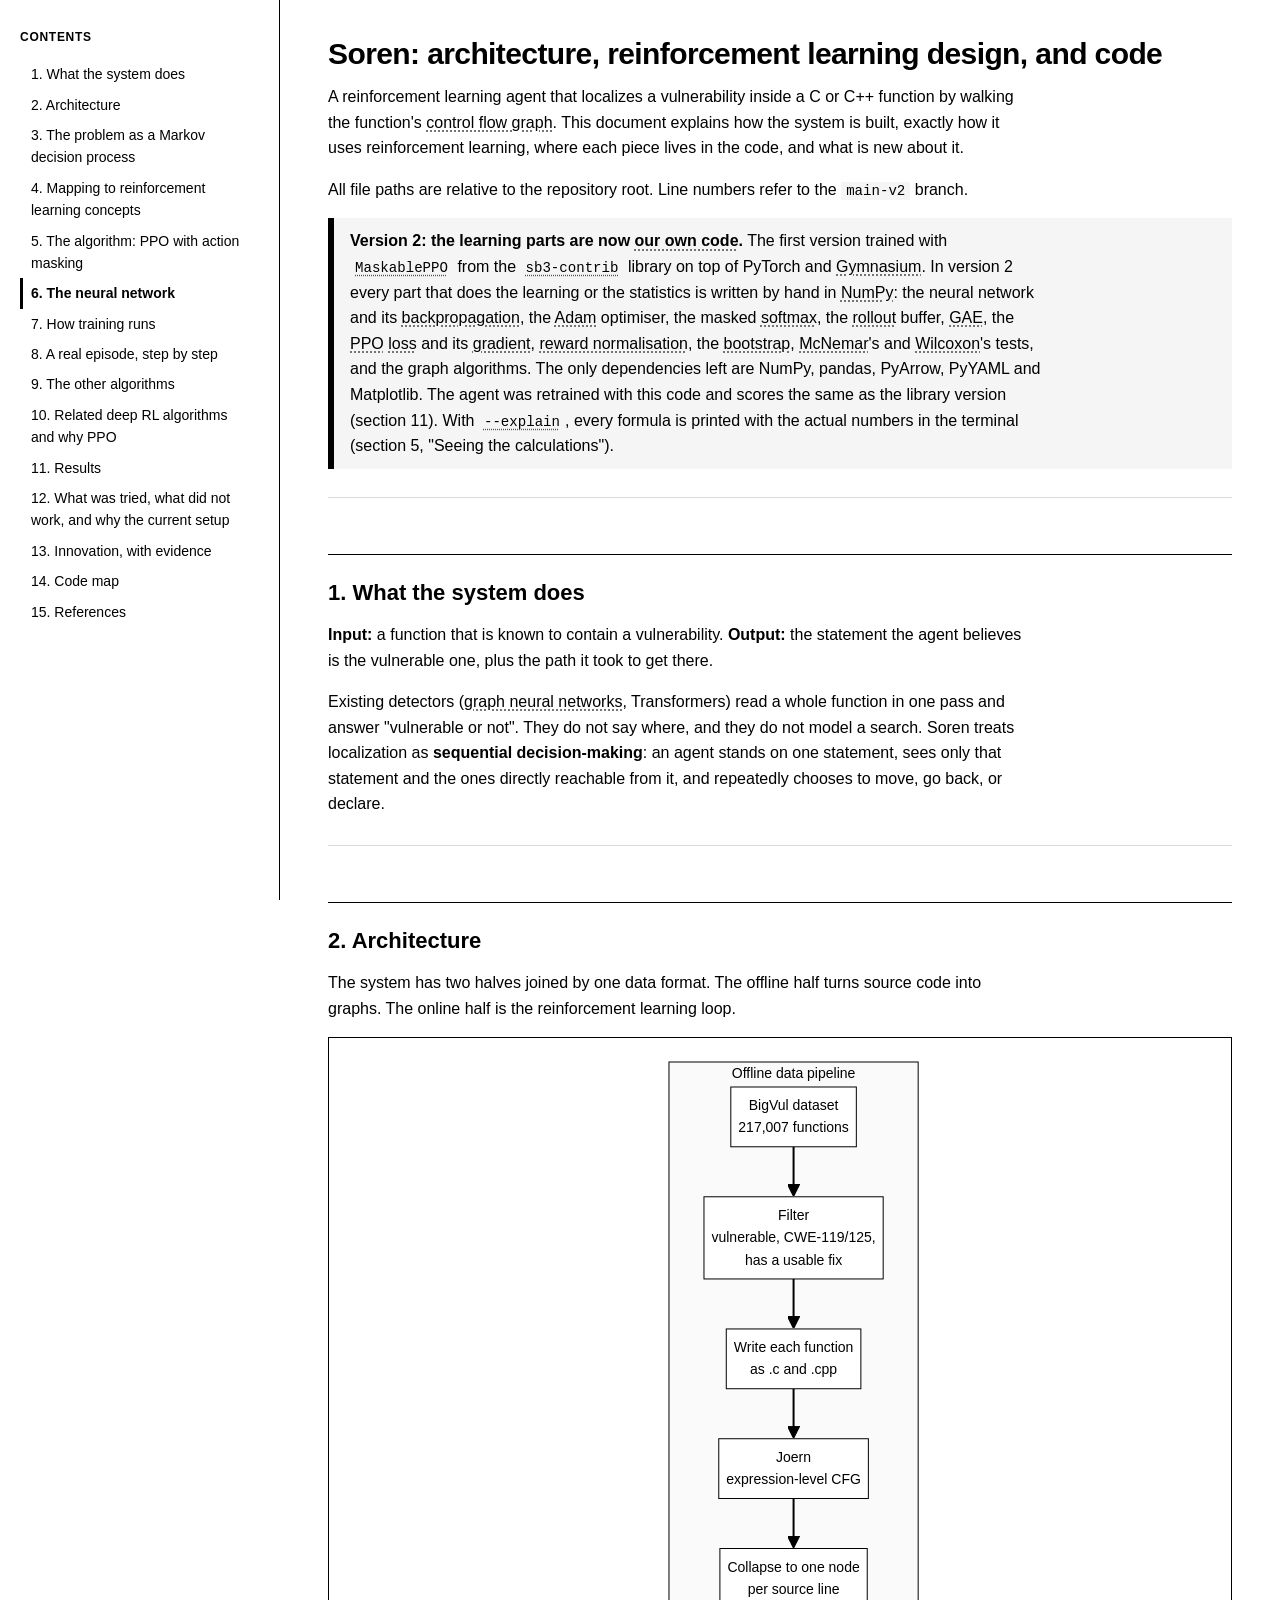
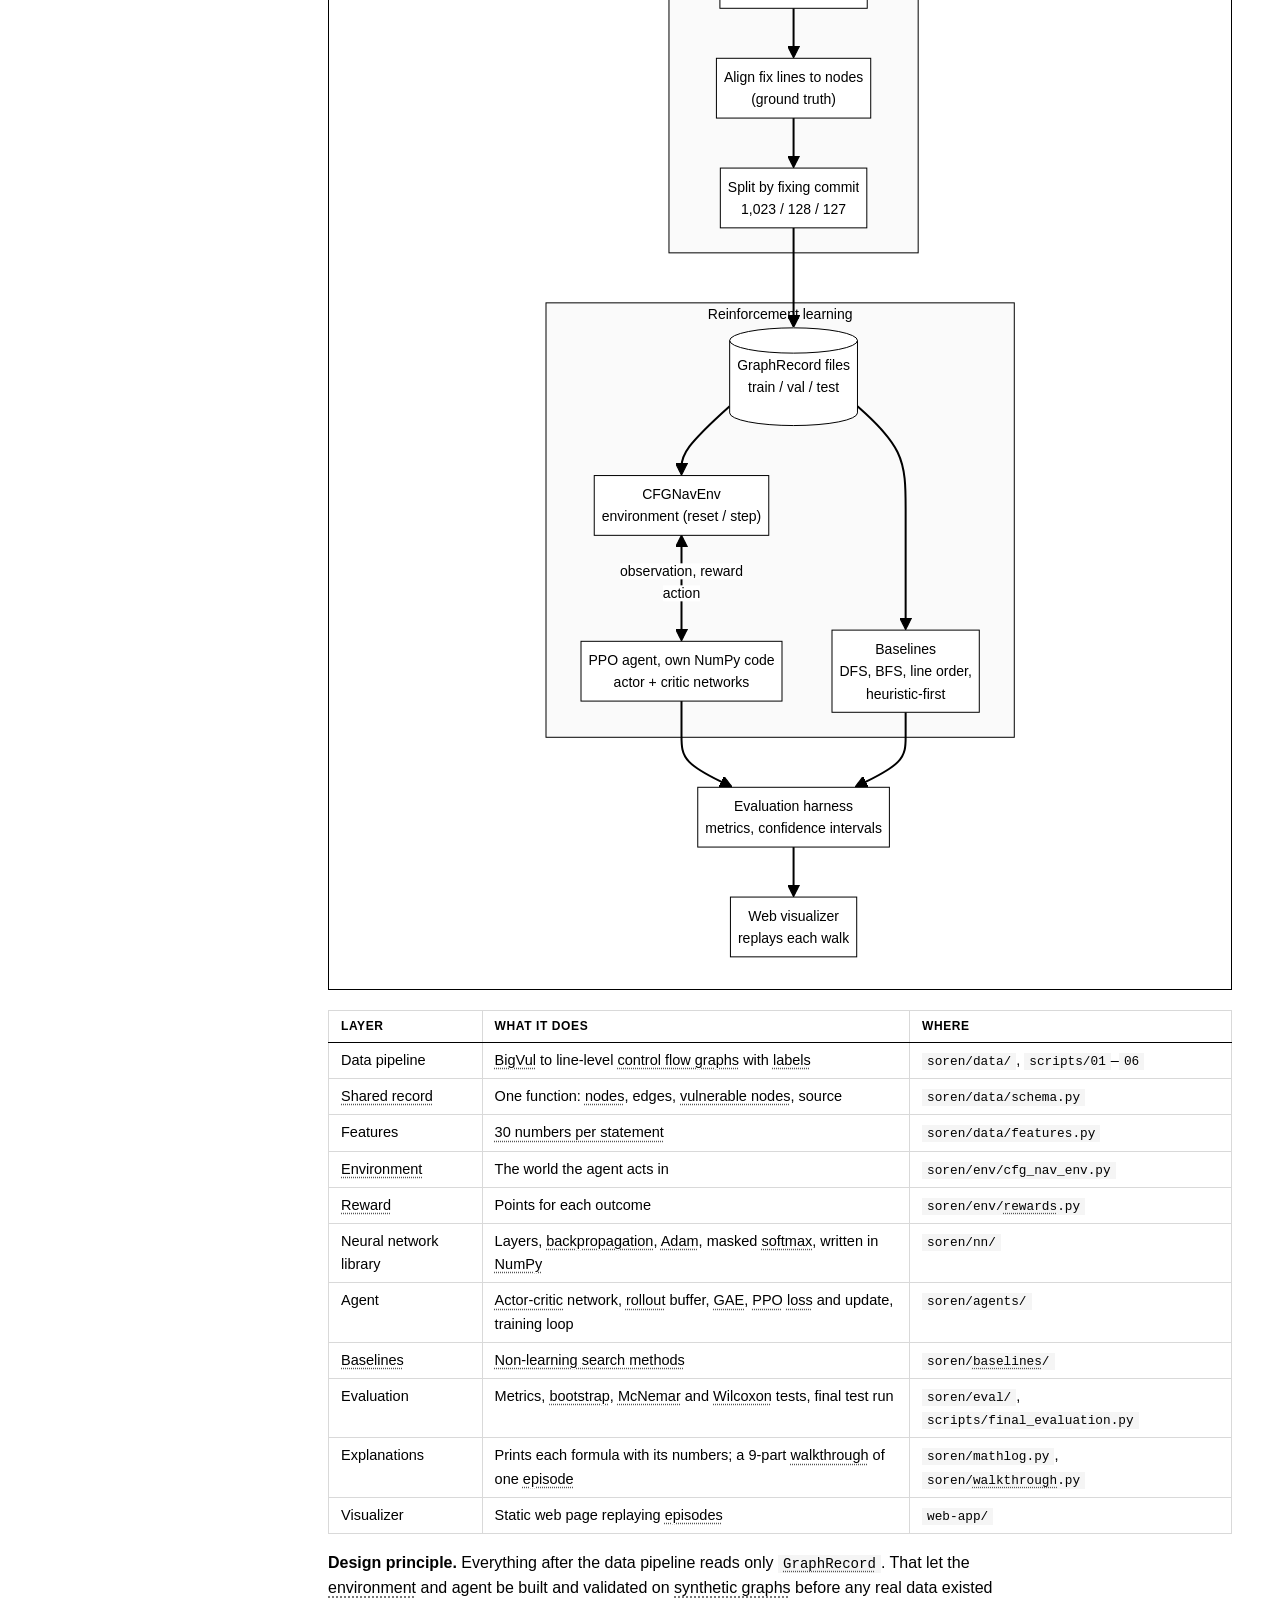
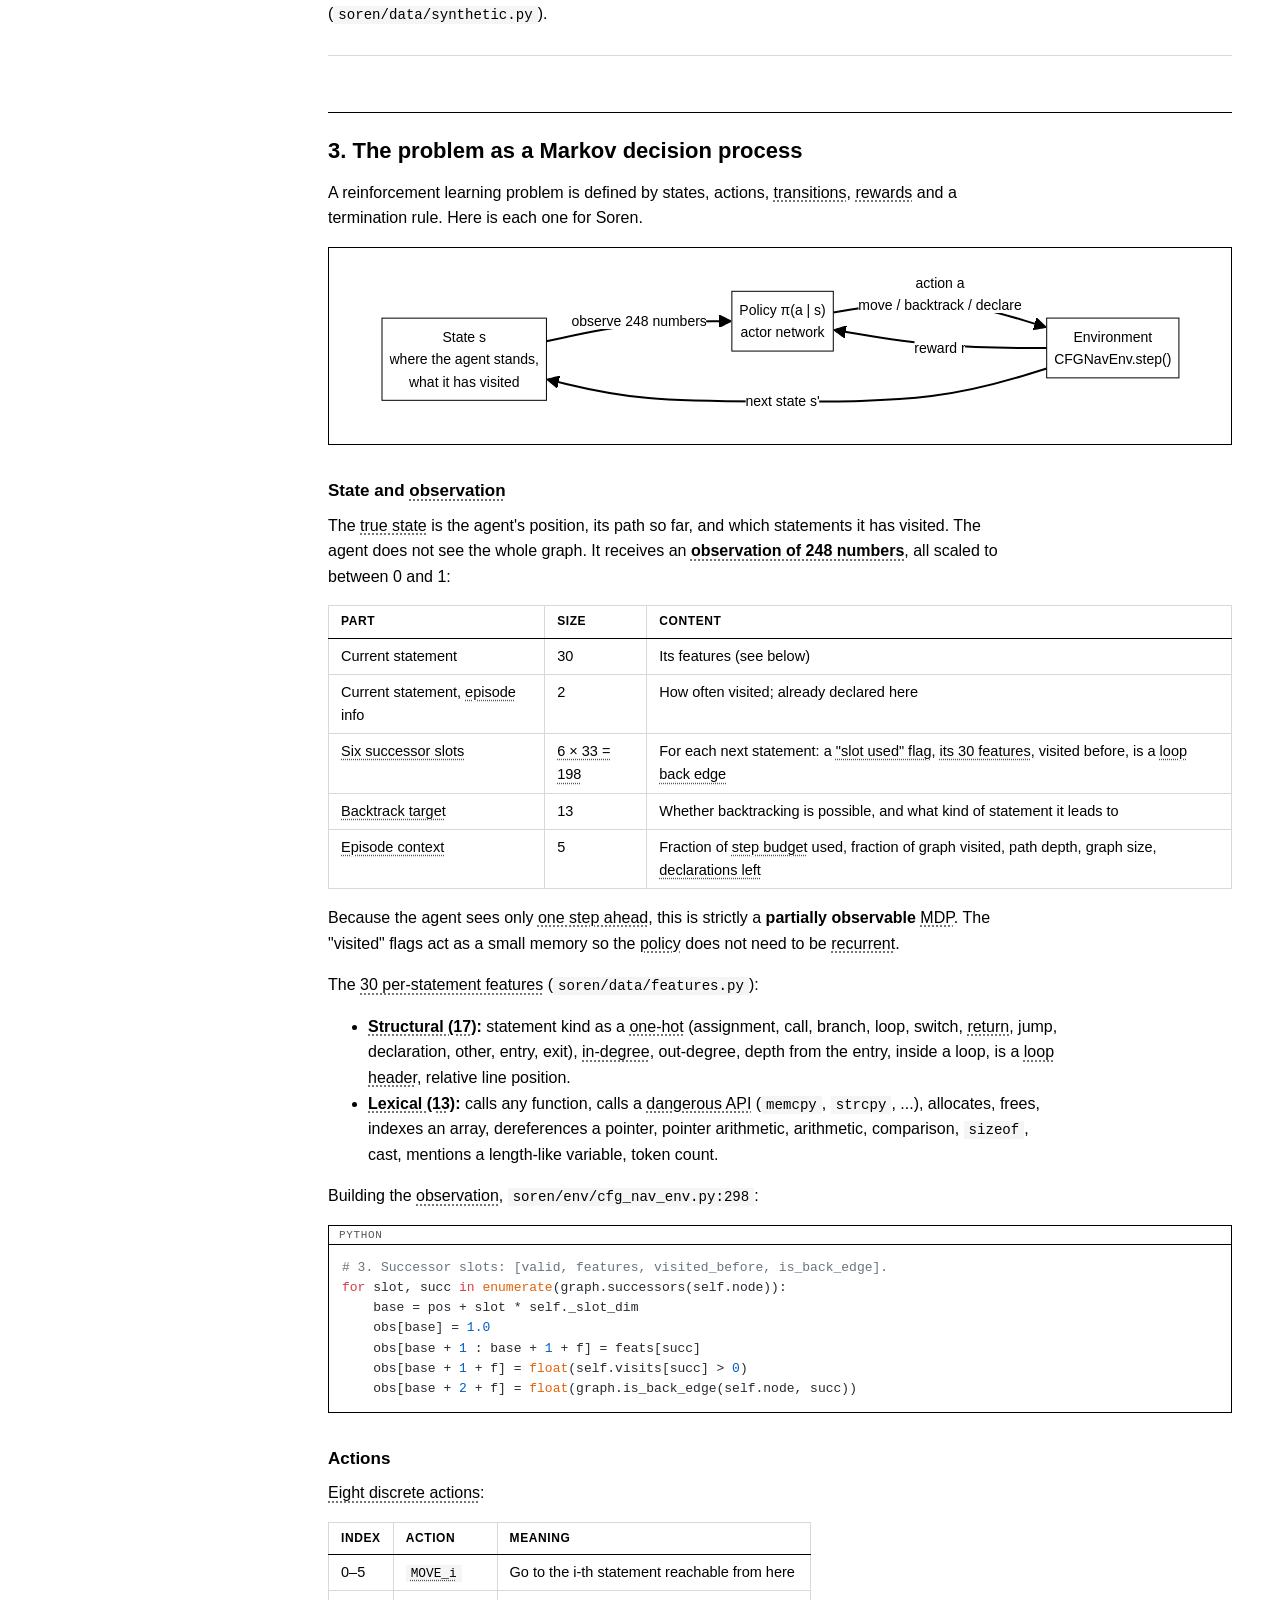
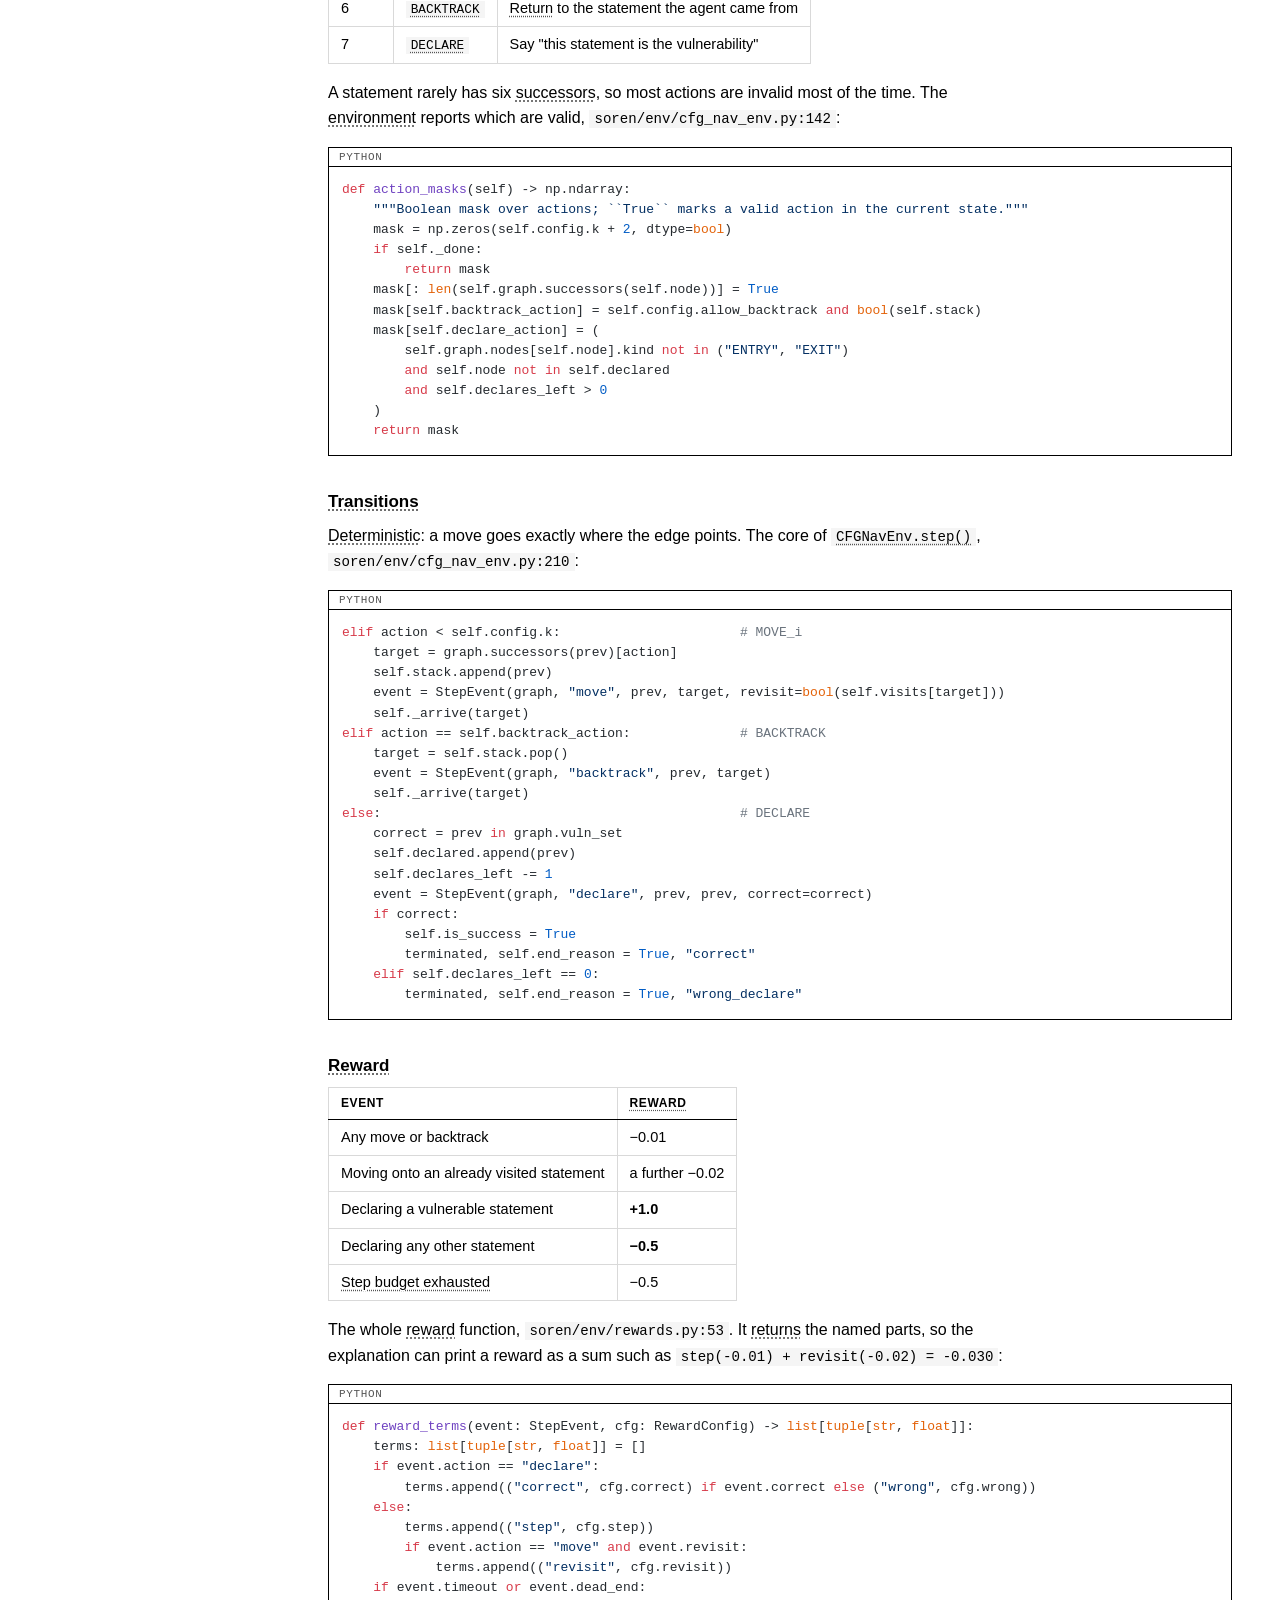
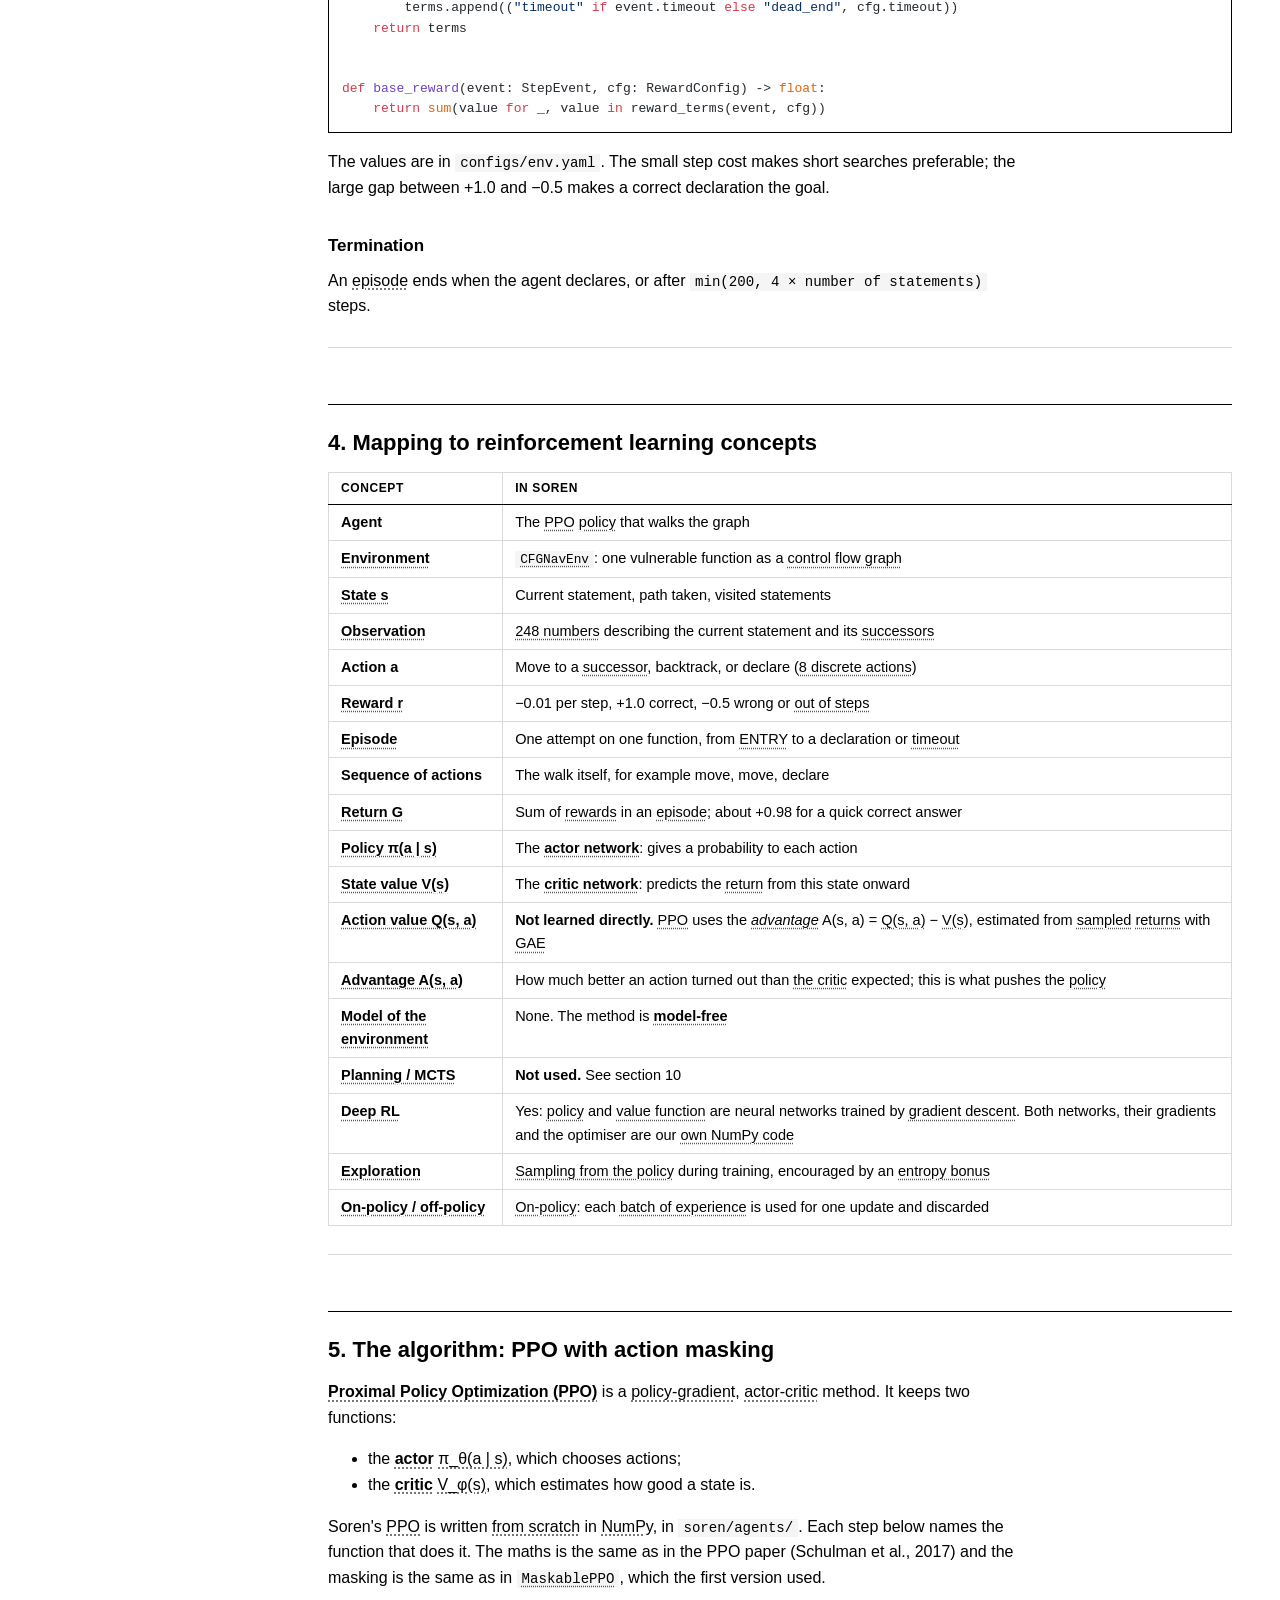
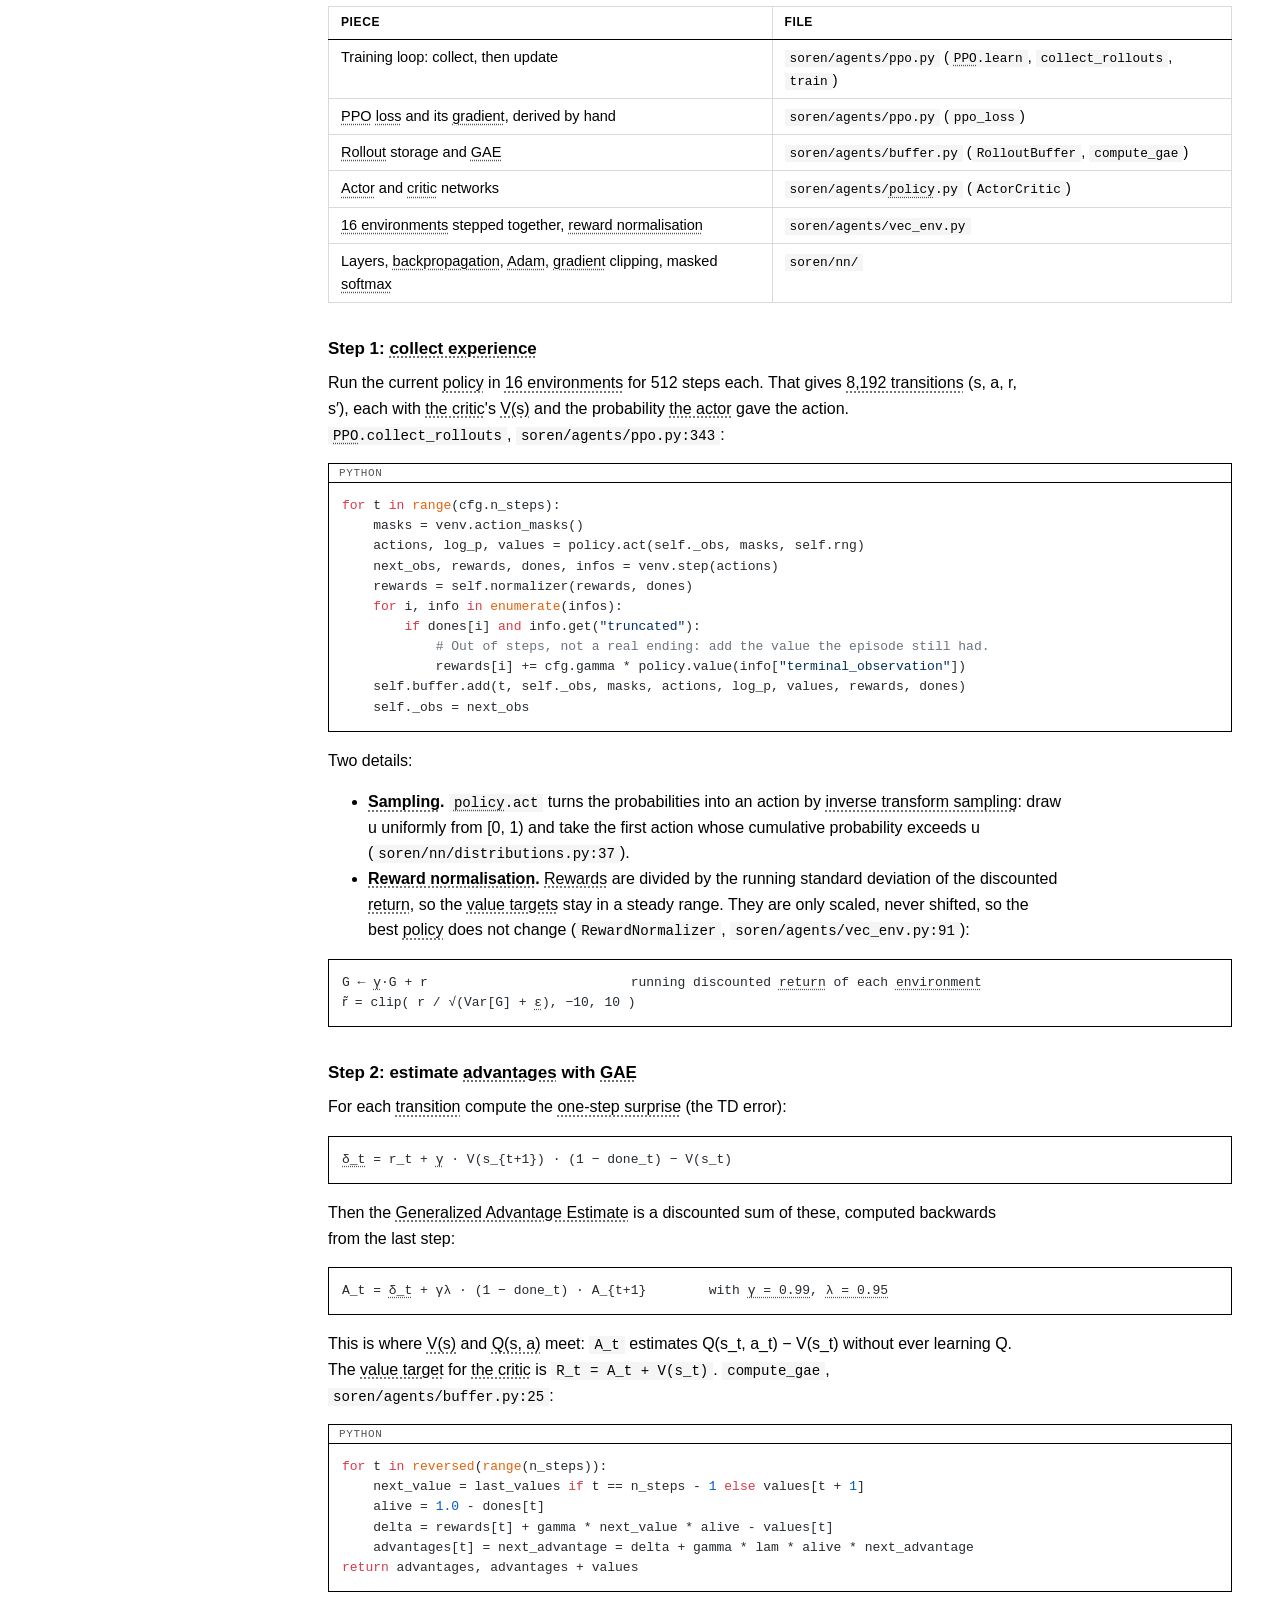
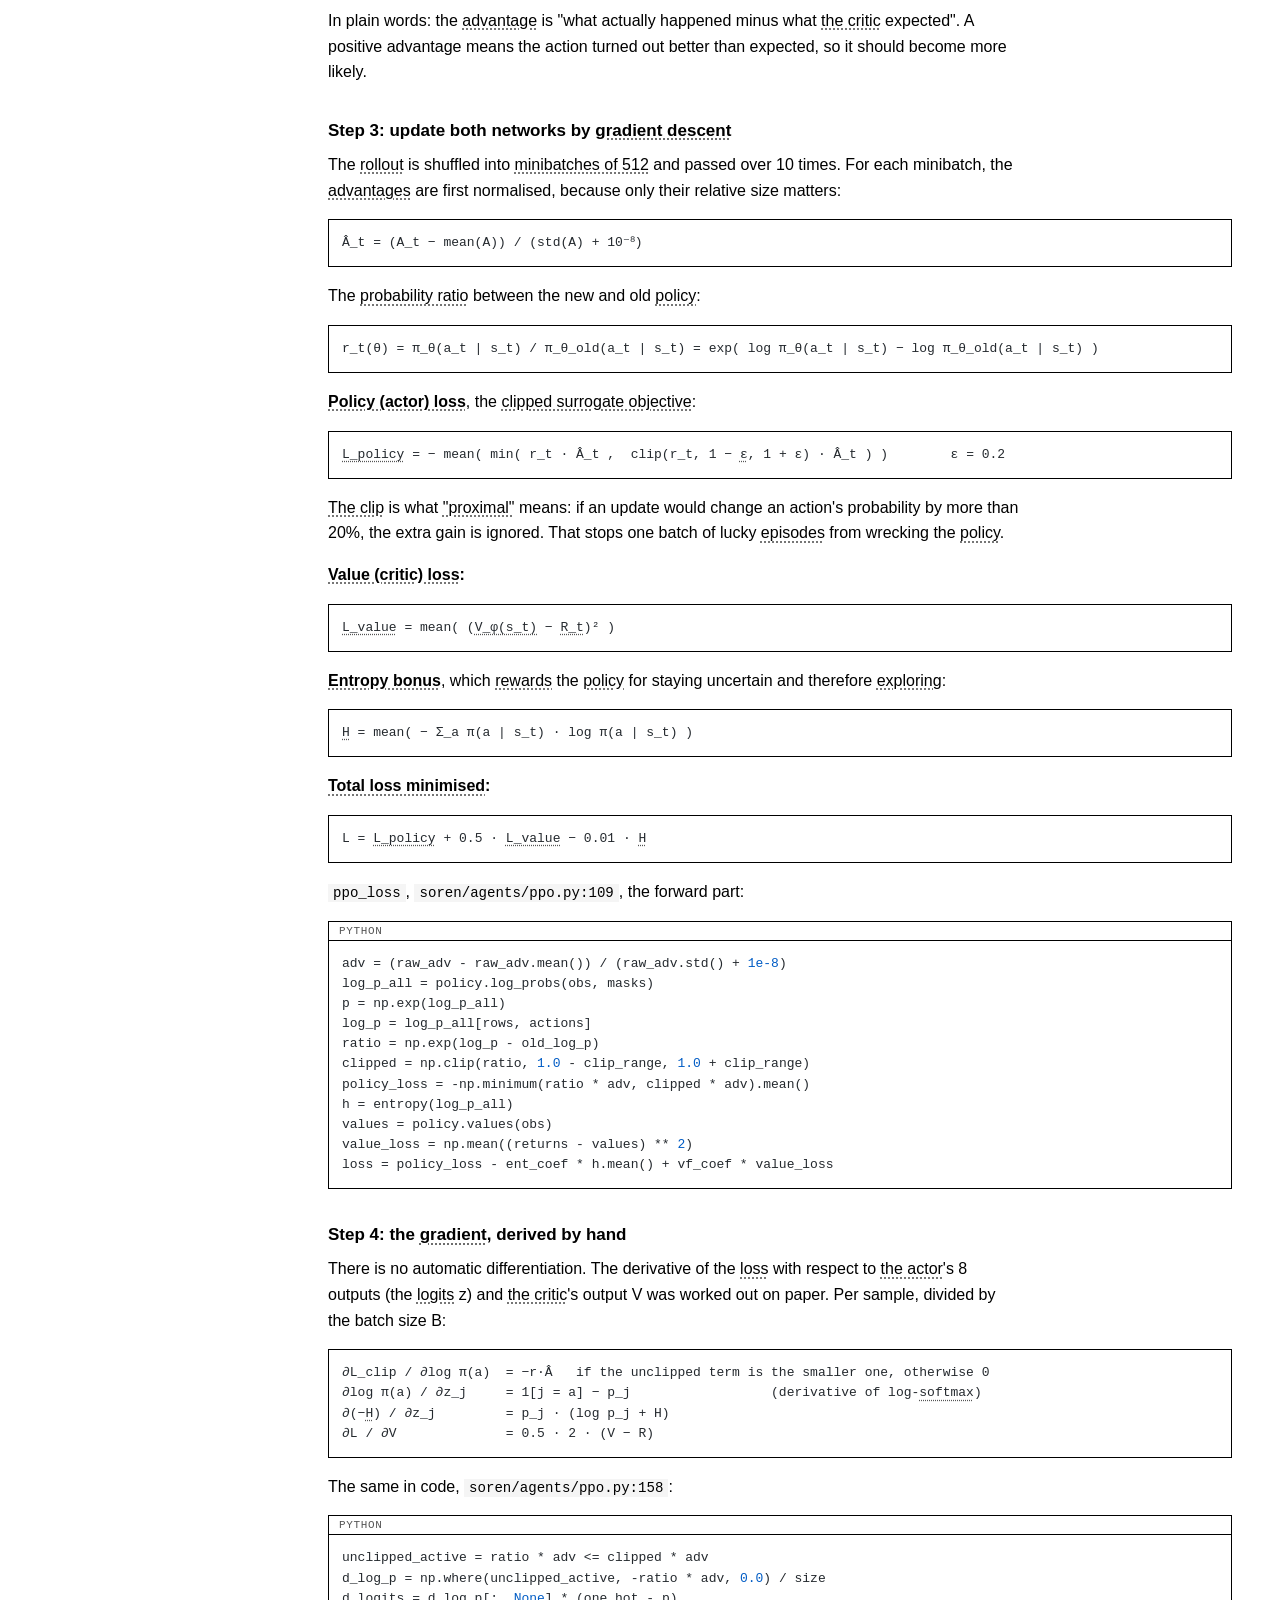
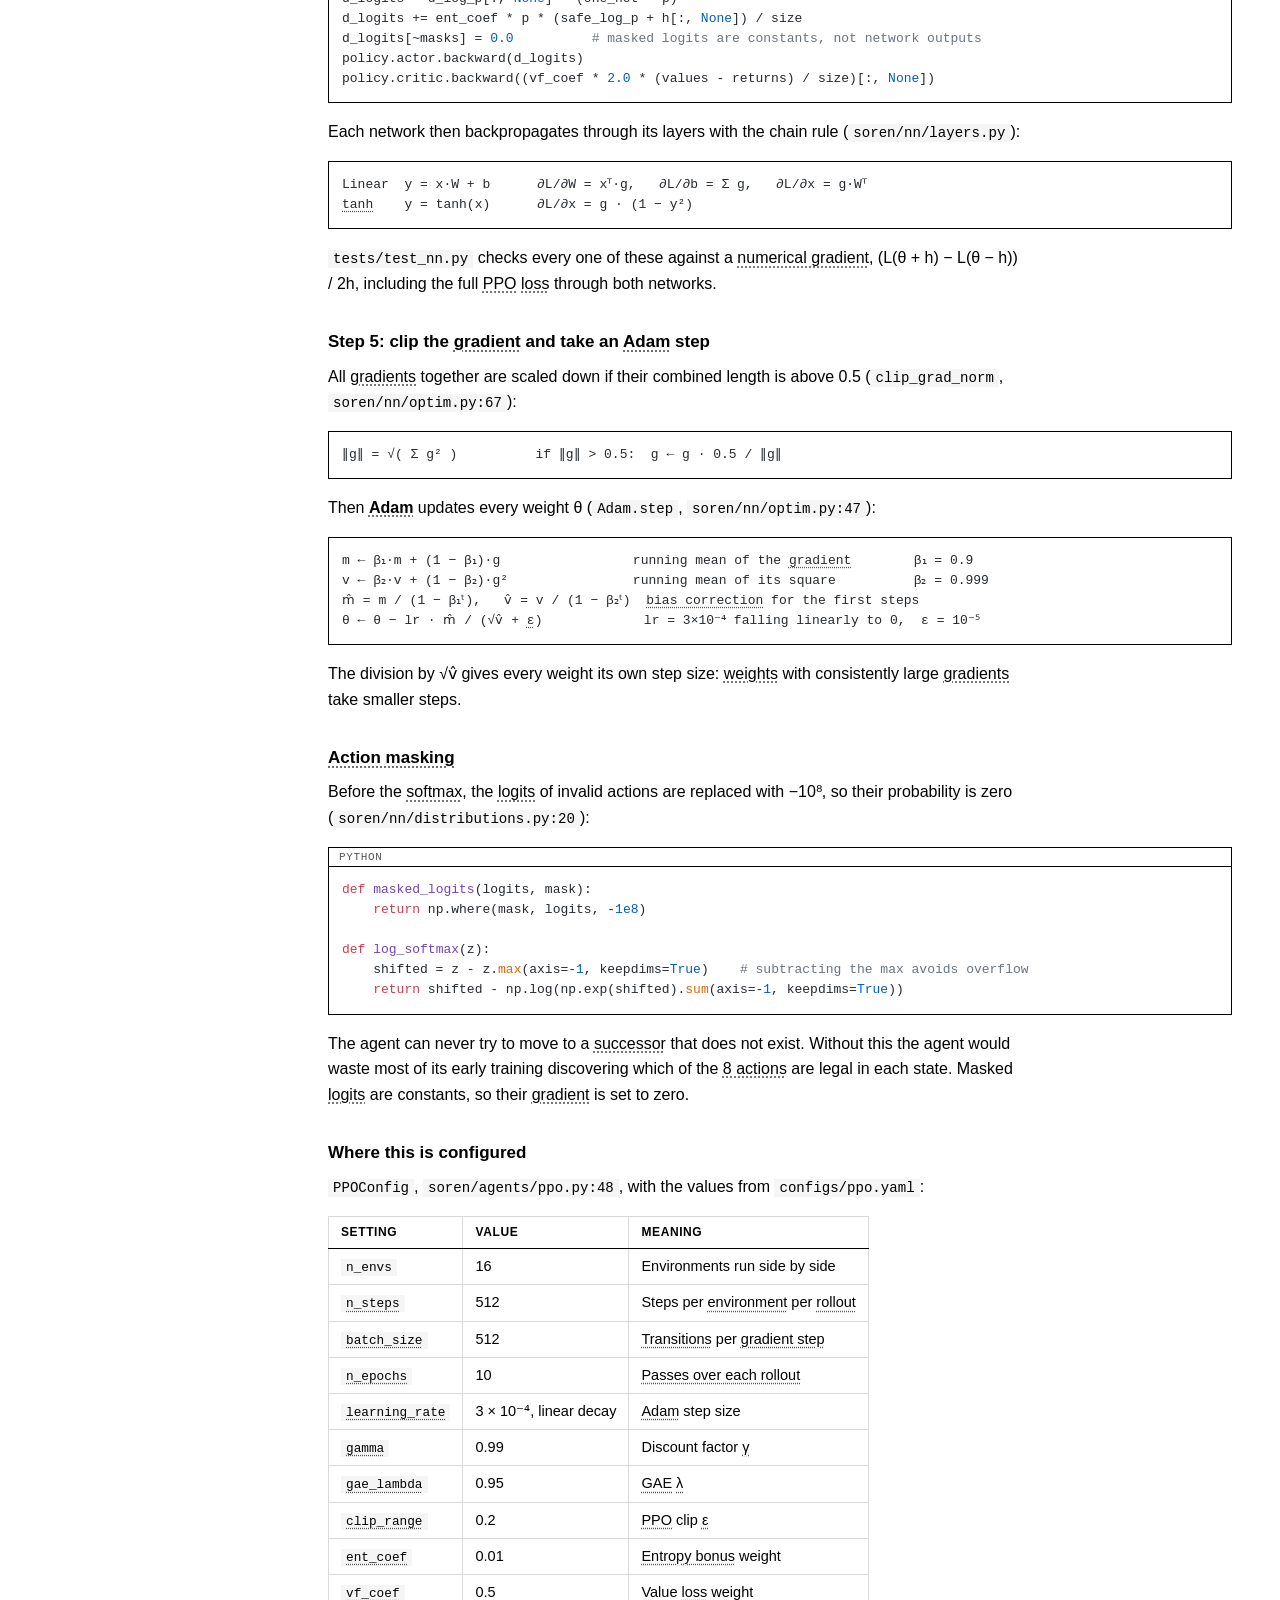
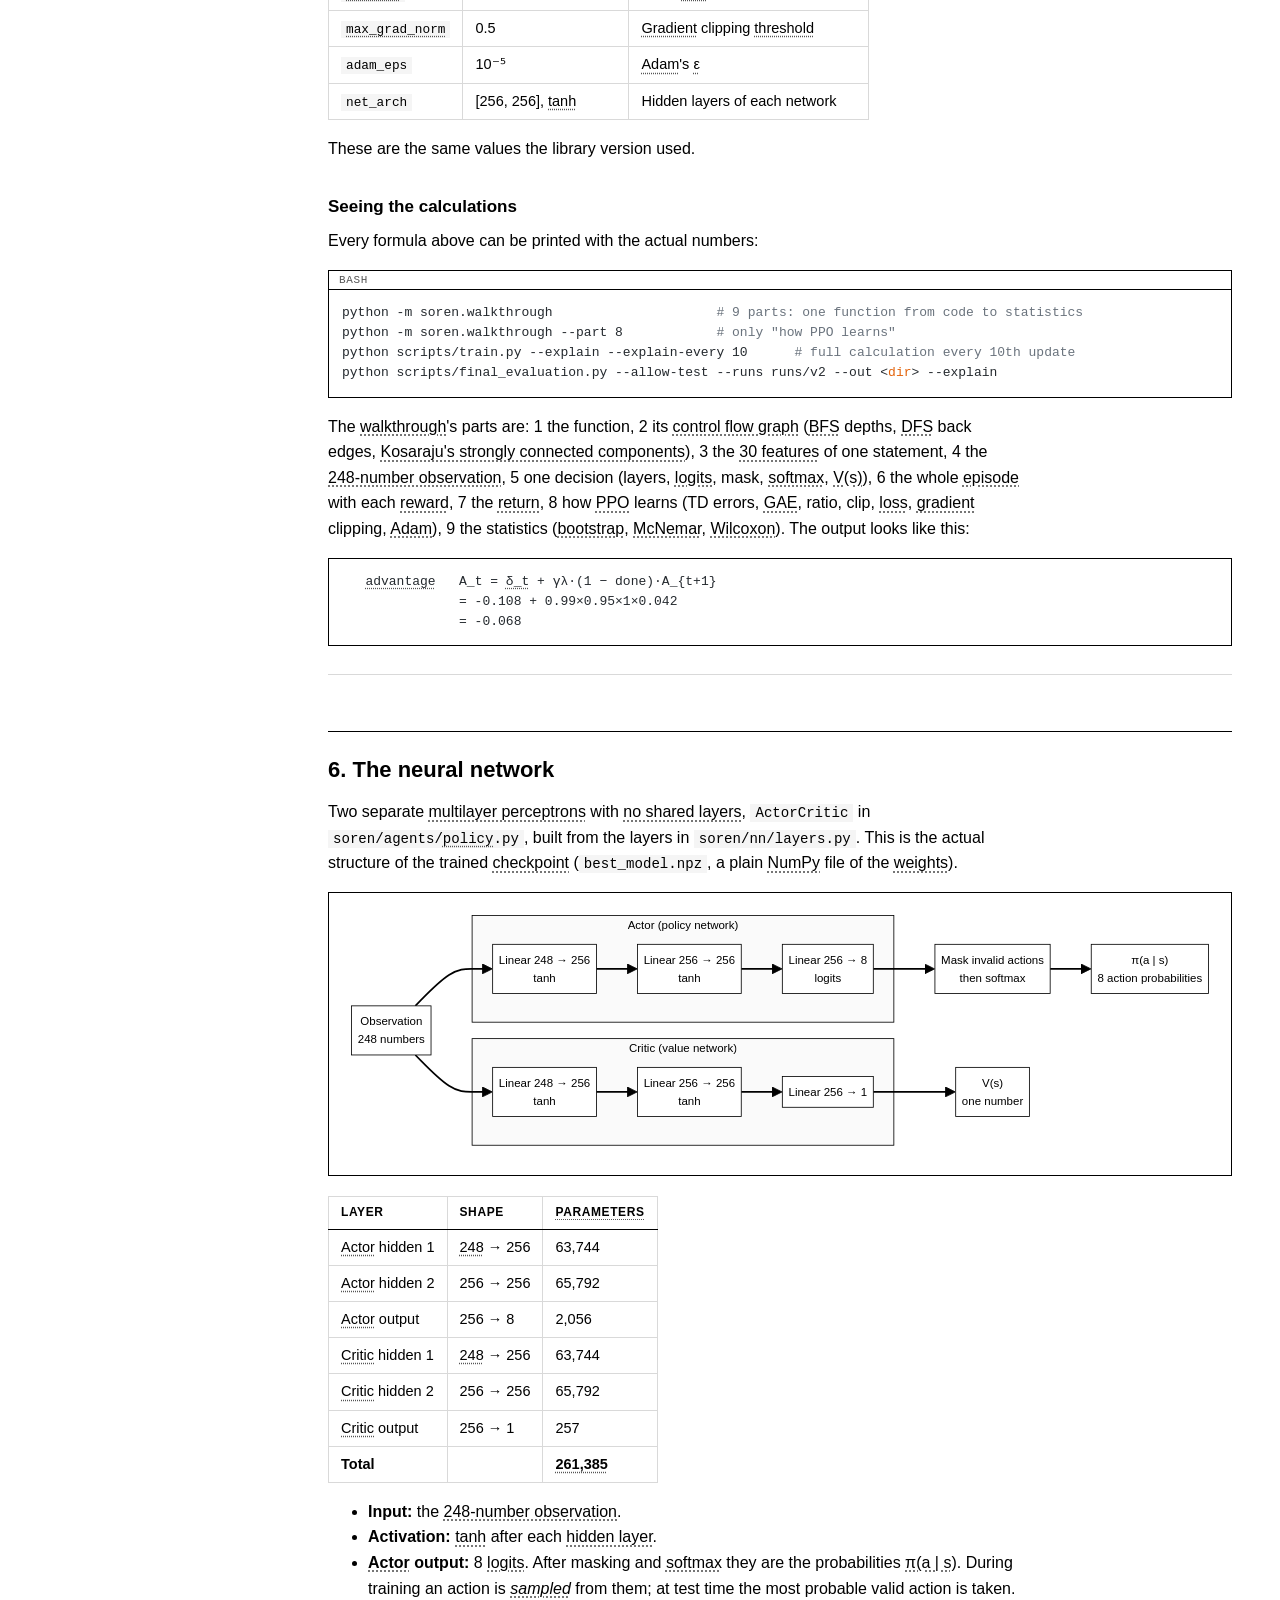
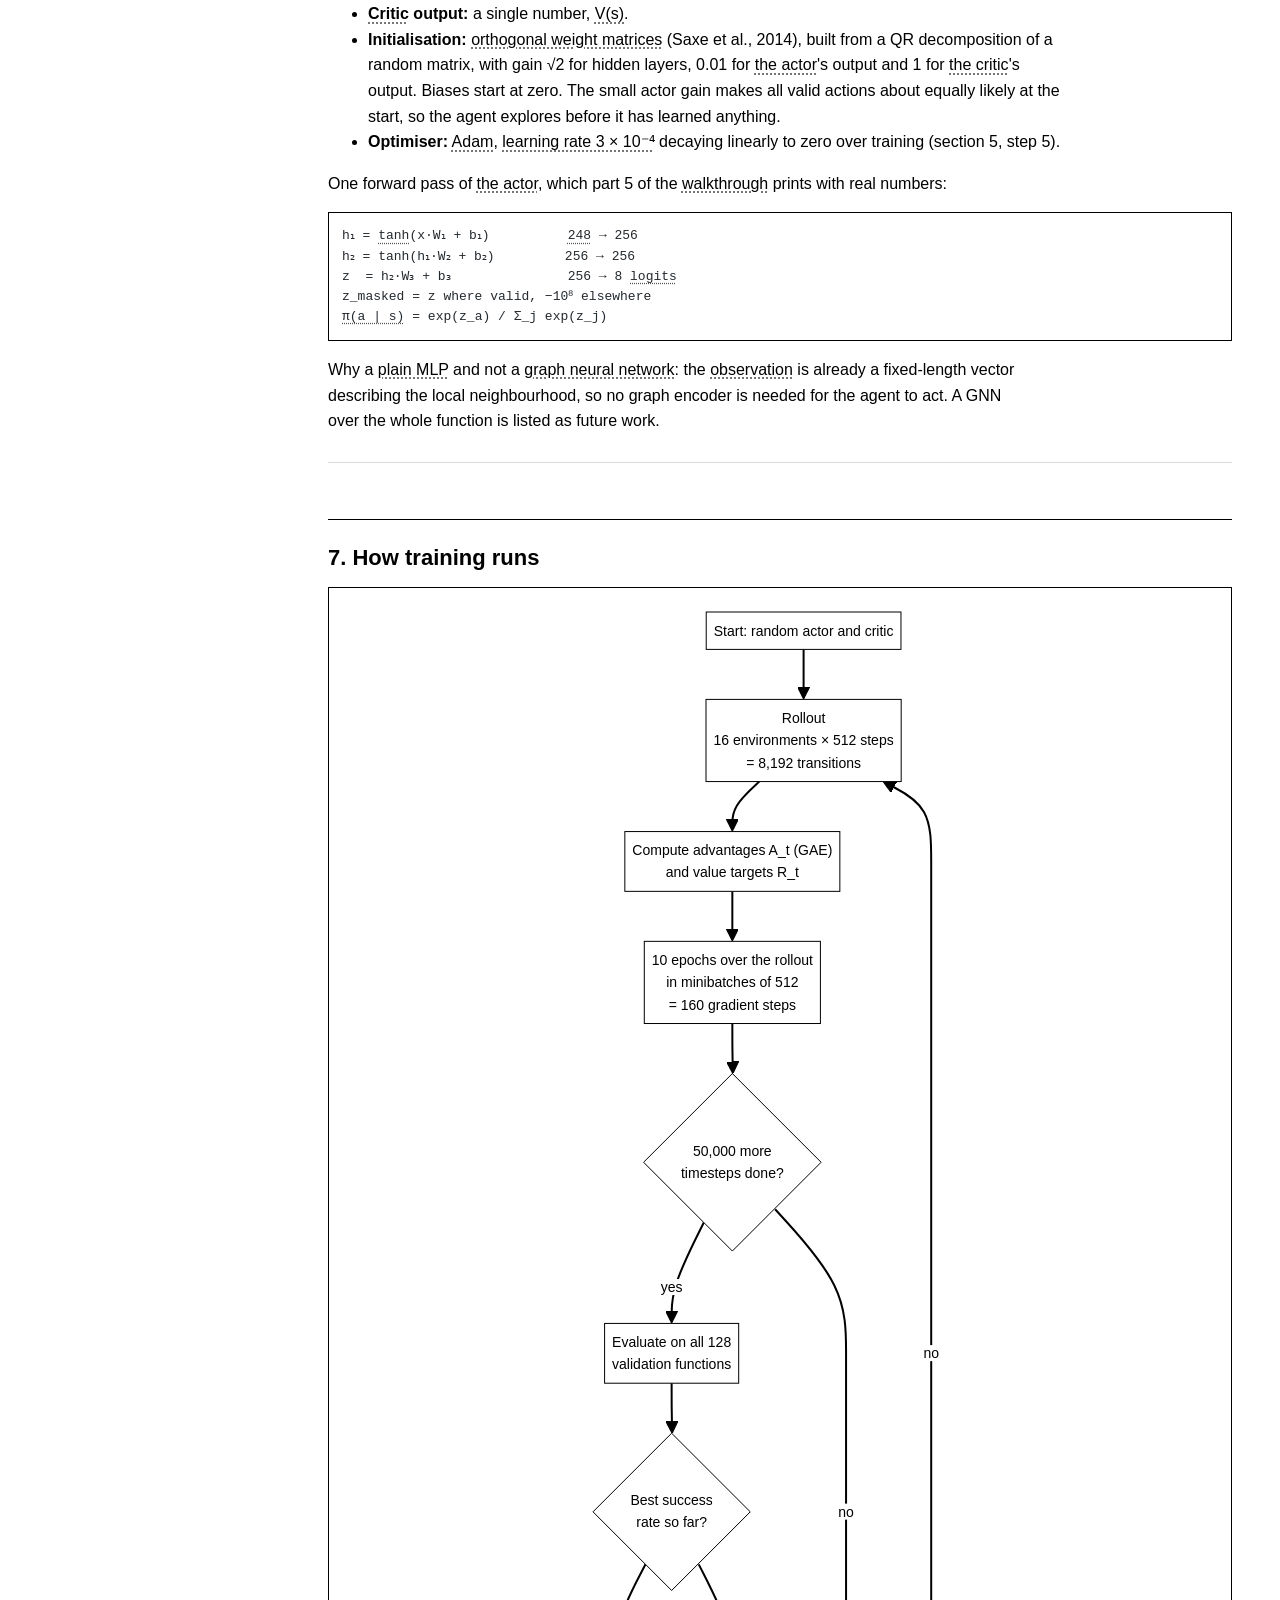
<file: index.html>
<!doctype html>
<html lang="en">
<head>
<meta charset="utf-8">
<meta name="viewport" content="width=device-width, initial-scale=1">
<title>Soren: architecture, reinforcement learning design, and code</title>
<link rel="stylesheet" href="vendor/highlight.css">
<style>
:root {
  --ink: #000; --paper: #fff; --muted: #555; --faint: #d9d9d9; --wash: #f5f5f5;
  --mono: ui-monospace, "SF Mono", Menlo, Consolas, monospace;
}
* { box-sizing: border-box; }
html { scroll-behavior: smooth; scroll-padding-top: 16px; }
body {
  margin: 0; background: var(--paper); color: var(--ink);
  font: 16px/1.6 -apple-system, BlinkMacSystemFont, "Segoe UI", Helvetica, Arial, sans-serif;
  -webkit-font-smoothing: antialiased;
}
.layout { display: grid; grid-template-columns: 280px minmax(0, 1fr); max-width: 1320px; margin: 0 auto; }
nav {
  position: sticky; top: 0; align-self: start; height: 100vh; overflow-y: auto;
  padding: 28px 20px; border-right: 1px solid var(--ink); font-size: 14px;
}
nav strong { display: block; margin-bottom: 12px; font-size: 12px; text-transform: uppercase; letter-spacing: 0.06em; }
nav a { display: block; padding: 4px 8px; color: var(--ink); text-decoration: none; border-left: 3px solid transparent; }
nav a.active { border-left-color: var(--ink); font-weight: 600; }
@media (hover: hover) and (pointer: fine) { nav a:hover { background: var(--ink); color: var(--paper); } }
main { min-width: 0; padding: 36px 48px 96px; }
main > :first-child { margin-top: 0; }
h1 { font-size: 30px; line-height: 1.2; letter-spacing: -0.02em; margin: 0 0 12px; }
h2 { font-size: 22px; margin: 56px 0 12px; padding-top: 20px; border-top: 1px solid var(--ink); }
h3 { font-size: 17px; margin: 32px 0 8px; }
p, ul, ol, table, pre, blockquote { margin: 0 0 16px; }
p, li { max-width: 78ch; }
a { color: var(--ink); }
:focus-visible { outline: 2px solid var(--ink); outline-offset: 2px; }
hr { border: 0; border-top: 1px solid var(--faint); margin: 28px 0; }
code { font: 0.88em var(--mono); background: var(--wash); padding: 1px 5px; }
pre { border: 1px solid var(--ink); overflow-x: auto; }
pre code { display: block; padding: 14px 16px; background: var(--paper); font-size: 13px; line-height: 1.55; }
pre code.hljs { background: var(--paper); }
.code-lang {
  display: block; padding: 3px 10px; border-bottom: 1px solid var(--ink);
  font: 11px var(--mono); text-transform: uppercase; letter-spacing: 0.06em; color: var(--muted);
}
table { border-collapse: collapse; display: block; max-width: 100%; overflow-x: auto; font-size: 14.5px; }
th, td { padding: 6px 12px; border: 1px solid var(--faint); text-align: left; vertical-align: top; }
th { border-bottom: 1px solid var(--ink); font-size: 12px; text-transform: uppercase; letter-spacing: 0.05em; white-space: nowrap; }
blockquote { padding: 10px 16px; border-left: 6px solid var(--ink); background: var(--wash); }
blockquote p { margin: 0; }
.diagram { margin: 0 0 20px; padding: 16px; border: 1px solid var(--ink); overflow-x: auto; text-align: center; }
.diagram svg { max-width: 100%; height: auto; }
.diagram.failed { text-align: left; white-space: pre; font: 13px var(--mono); }
.term { text-decoration: underline dotted var(--muted); text-underline-offset: 3px; cursor: help; }
.term:hover, .term:focus-visible { background: var(--wash); }
#tip {
  position: fixed; z-index: 10; width: max-content; max-width: min(380px, calc(100vw - 16px));
  padding: 10px 14px; background: var(--paper); border: 1px solid var(--ink);
  box-shadow: 4px 4px 0 var(--ink); font-size: 14px; line-height: 1.45; text-align: left;
  pointer-events: none;
}
#tip strong { display: block; margin-bottom: 4px; }
#tip p { margin: 0 0 4px; max-width: none; }
#tip p:last-child { margin-bottom: 0; }
@media (max-width: 900px) {
  .layout { grid-template-columns: 1fr; }
  nav { position: static; height: auto; border-right: 0; border-bottom: 1px solid var(--ink); }
  main { padding: 24px 20px 64px; }
}
@media print { #tip { display: none; } .term { text-decoration: none; } nav { display: none; } .layout { display: block; } main { padding: 0; } }
@media (prefers-reduced-motion: reduce) { html { scroll-behavior: auto; } }
</style>
</head>
<body>
<div class="layout">
  <nav aria-label="Contents"><strong>Contents</strong><div id="toc"></div></nav>
  <main id="content"></main>
</div>

<script type="text/markdown" id="source"># Soren: architecture, reinforcement learning design, and code

A reinforcement learning agent that localizes a vulnerability inside a C or C++ function by
walking the function's control flow graph. This document explains how the system is built,
exactly how it uses reinforcement learning, where each piece lives in the code, and what is
new about it.

All file paths are relative to the repository root. Line numbers refer to the `main-v2` branch.

> **Version 2: the learning parts are now our own code.** The first version trained with
> `MaskablePPO` from the `sb3-contrib` library on top of PyTorch and Gymnasium. In version 2
> every part that does the learning or the statistics is written by hand in NumPy: the
> neural network and its backpropagation, the Adam optimiser, the masked softmax, the rollout
> buffer, GAE, the PPO loss and its gradient, reward normalisation, the bootstrap, McNemar's
> and Wilcoxon's tests, and the graph algorithms. The only dependencies left are NumPy,
> pandas, PyArrow, PyYAML and Matplotlib. The agent was retrained with this code and scores
> the same as the library version (section 11). With `--explain`, every formula is printed
> with the actual numbers in the terminal (section 5, "Seeing the calculations").

---

## Contents

1. [What the system does](#1-what-the-system-does)
2. [Architecture](#2-architecture)
3. [The problem as a Markov decision process](#3-the-problem-as-a-markov-decision-process)
4. [Mapping to reinforcement learning concepts](#4-mapping-to-reinforcement-learning-concepts)
5. [The algorithm: PPO with action masking](#5-the-algorithm-ppo-with-action-masking)
6. [The neural network](#6-the-neural-network)
7. [How training runs](#7-how-training-runs)
8. [A real episode, step by step](#8-a-real-episode-step-by-step)
9. [The other algorithms](#9-the-other-algorithms)
10. [Related deep RL algorithms and why PPO](#10-related-deep-rl-algorithms-and-why-ppo)
11. [Results](#11-results)
12. [What was tried, what did not work, and why the current setup](#12-what-was-tried-what-did-not-work-and-why-the-current-setup)
13. [Innovation, with evidence](#13-innovation-with-evidence)
14. [Code map](#14-code-map)
15. [References](#15-references)

---

## 1. What the system does

**Input:** a function that is known to contain a vulnerability.
**Output:** the statement the agent believes is the vulnerable one, plus the path it took to
get there.

Existing detectors (graph neural networks, Transformers) read a whole function in one pass and
answer "vulnerable or not". They do not say where, and they do not model a search. Soren
treats localization as **sequential decision-making**: an agent stands on one statement, sees
only that statement and the ones directly reachable from it, and repeatedly chooses to move,
go back, or declare.

---

## 2. Architecture

The system has two halves joined by one data format. The offline half turns source code into
graphs. The online half is the reinforcement learning loop.

```mermaid
flowchart TD
    subgraph OFFLINE["Offline data pipeline"]
        A["BigVul dataset<br/>217,007 functions"] --> B["Filter<br/>vulnerable, CWE-119/125,<br/>has a usable fix"]
        B --> C["Write each function<br/>as .c and .cpp"]
        C --> D["Joern<br/>expression-level CFG"]
        D --> E["Collapse to one node<br/>per source line"]
        E --> F["Align fix lines to nodes<br/>(ground truth)"]
        F --> G["Split by fixing commit<br/>1,023 / 128 / 127"]
    end

    G --> H[("GraphRecord files<br/>train / val / test")]

    subgraph ONLINE["Reinforcement learning"]
        H --> I["CFGNavEnv<br/>environment (reset / step)"]
        I <-->|"observation, reward<br/>action"| J["PPO agent, own NumPy code<br/>actor + critic networks"]
        H --> K["Baselines<br/>DFS, BFS, line order,<br/>heuristic-first"]
    end

    J --> L["Evaluation harness<br/>metrics, confidence intervals"]
    K --> L
    L --> M["Web visualizer<br/>replays each walk"]
```

| Layer | What it does | Where |
|---|---|---|
| Data pipeline | BigVul to line-level control flow graphs with labels | `soren/data/`, `scripts/01`–`06` |
| Shared record | One function: nodes, edges, vulnerable nodes, source | `soren/data/schema.py` |
| Features | 30 numbers per statement | `soren/data/features.py` |
| Environment | The world the agent acts in | `soren/env/cfg_nav_env.py` |
| Reward | Points for each outcome | `soren/env/rewards.py` |
| Neural network library | Layers, backpropagation, Adam, masked softmax, written in NumPy | `soren/nn/` |
| Agent | Actor-critic network, rollout buffer, GAE, PPO loss and update, training loop | `soren/agents/` |
| Baselines | Non-learning search methods | `soren/baselines/` |
| Evaluation | Metrics, bootstrap, McNemar and Wilcoxon tests, final test run | `soren/eval/`, `scripts/final_evaluation.py` |
| Explanations | Prints each formula with its numbers; a 9-part walkthrough of one episode | `soren/mathlog.py`, `soren/walkthrough.py` |
| Visualizer | Static web page replaying episodes | `web-app/` |

**Design principle.** Everything after the data pipeline reads only `GraphRecord`. That let
the environment and agent be built and validated on synthetic graphs before any real data
existed (`soren/data/synthetic.py`).

---

## 3. The problem as a Markov decision process

A reinforcement learning problem is defined by states, actions, transitions, rewards and a
termination rule. Here is each one for Soren.

```mermaid
flowchart LR
    S["State s<br/>where the agent stands,<br/>what it has visited"] -->|"observe 248 numbers"| P["Policy π(a | s)<br/>actor network"]
    P -->|"action a<br/>move / backtrack / declare"| E["Environment<br/>CFGNavEnv.step()"]
    E -->|"reward r"| P
    E -->|"next state s'"| S
```

### State and observation

The true state is the agent's position, its path so far, and which statements it has visited.
The agent does not see the whole graph. It receives an **observation of 248 numbers**, all
scaled to between 0 and 1:

| Part | Size | Content |
|---|---|---|
| Current statement | 30 | Its features (see below) |
| Current statement, episode info | 2 | How often visited; already declared here |
| Six successor slots | 6 × 33 = 198 | For each next statement: a "slot used" flag, its 30 features, visited before, is a loop back edge |
| Backtrack target | 13 | Whether backtracking is possible, and what kind of statement it leads to |
| Episode context | 5 | Fraction of step budget used, fraction of graph visited, path depth, graph size, declarations left |

Because the agent sees only one step ahead, this is strictly a **partially observable** MDP.
The "visited" flags act as a small memory so the policy does not need to be recurrent.

The 30 per-statement features (`soren/data/features.py`):

- **Structural (17):** statement kind as a one-hot (assignment, call, branch, loop, switch,
  return, jump, declaration, other, entry, exit), in-degree, out-degree, depth from the entry,
  inside a loop, is a loop header, relative line position.
- **Lexical (13):** calls any function, calls a dangerous API (`memcpy`, `strcpy`, ...),
  allocates, frees, indexes an array, dereferences a pointer, pointer arithmetic, arithmetic,
  comparison, `sizeof`, cast, mentions a length-like variable, token count.

Building the observation, `soren/env/cfg_nav_env.py:298`:

```python
# 3. Successor slots: [valid, features, visited_before, is_back_edge].
for slot, succ in enumerate(graph.successors(self.node)):
    base = pos + slot * self._slot_dim
    obs[base] = 1.0
    obs[base + 1 : base + 1 + f] = feats[succ]
    obs[base + 1 + f] = float(self.visits[succ] > 0)
    obs[base + 2 + f] = float(graph.is_back_edge(self.node, succ))
```

### Actions

Eight discrete actions:

| Index | Action | Meaning |
|---|---|---|
| 0–5 | `MOVE_i` | Go to the i-th statement reachable from here |
| 6 | `BACKTRACK` | Return to the statement the agent came from |
| 7 | `DECLARE` | Say "this statement is the vulnerability" |

A statement rarely has six successors, so most actions are invalid most of the time. The
environment reports which are valid, `soren/env/cfg_nav_env.py:142`:

```python
def action_masks(self) -> np.ndarray:
    """Boolean mask over actions; ``True`` marks a valid action in the current state."""
    mask = np.zeros(self.config.k + 2, dtype=bool)
    if self._done:
        return mask
    mask[: len(self.graph.successors(self.node))] = True
    mask[self.backtrack_action] = self.config.allow_backtrack and bool(self.stack)
    mask[self.declare_action] = (
        self.graph.nodes[self.node].kind not in ("ENTRY", "EXIT")
        and self.node not in self.declared
        and self.declares_left > 0
    )
    return mask
```

### Transitions

Deterministic: a move goes exactly where the edge points. The core of
`CFGNavEnv.step()`, `soren/env/cfg_nav_env.py:210`:

```python
elif action < self.config.k:                       # MOVE_i
    target = graph.successors(prev)[action]
    self.stack.append(prev)
    event = StepEvent(graph, "move", prev, target, revisit=bool(self.visits[target]))
    self._arrive(target)
elif action == self.backtrack_action:              # BACKTRACK
    target = self.stack.pop()
    event = StepEvent(graph, "backtrack", prev, target)
    self._arrive(target)
else:                                              # DECLARE
    correct = prev in graph.vuln_set
    self.declared.append(prev)
    self.declares_left -= 1
    event = StepEvent(graph, "declare", prev, prev, correct=correct)
    if correct:
        self.is_success = True
        terminated, self.end_reason = True, "correct"
    elif self.declares_left == 0:
        terminated, self.end_reason = True, "wrong_declare"
```

### Reward

| Event | Reward |
|---|---|
| Any move or backtrack | −0.01 |
| Moving onto an already visited statement | a further −0.02 |
| Declaring a vulnerable statement | **+1.0** |
| Declaring any other statement | **−0.5** |
| Step budget exhausted | −0.5 |

The whole reward function, `soren/env/rewards.py:53`. It returns the named parts, so the
explanation can print a reward as a sum such as `step(-0.01) + revisit(-0.02) = -0.030`:

```python
def reward_terms(event: StepEvent, cfg: RewardConfig) -> list[tuple[str, float]]:
    terms: list[tuple[str, float]] = []
    if event.action == "declare":
        terms.append(("correct", cfg.correct) if event.correct else ("wrong", cfg.wrong))
    else:
        terms.append(("step", cfg.step))
        if event.action == "move" and event.revisit:
            terms.append(("revisit", cfg.revisit))
    if event.timeout or event.dead_end:
        terms.append(("timeout" if event.timeout else "dead_end", cfg.timeout))
    return terms


def base_reward(event: StepEvent, cfg: RewardConfig) -> float:
    return sum(value for _, value in reward_terms(event, cfg))
```

The values are in `configs/env.yaml`. The small step cost makes short searches preferable;
the large gap between +1.0 and −0.5 makes a correct declaration the goal.

### Termination

An episode ends when the agent declares, or after `min(200, 4 × number of statements)` steps.

---

## 4. Mapping to reinforcement learning concepts

| Concept | In Soren |
|---|---|
| **Agent** | The PPO policy that walks the graph |
| **Environment** | `CFGNavEnv`: one vulnerable function as a control flow graph |
| **State s** | Current statement, path taken, visited statements |
| **Observation** | 248 numbers describing the current statement and its successors |
| **Action a** | Move to a successor, backtrack, or declare (8 discrete actions) |
| **Reward r** | −0.01 per step, +1.0 correct, −0.5 wrong or out of steps |
| **Episode** | One attempt on one function, from ENTRY to a declaration or timeout |
| **Sequence of actions** | The walk itself, for example move, move, declare |
| **Return G** | Sum of rewards in an episode; about +0.98 for a quick correct answer |
| **Policy π(a \| s)** | The **actor network**: gives a probability to each action |
| **State value V(s)** | The **critic network**: predicts the return from this state onward |
| **Action value Q(s, a)** | **Not learned directly.** PPO uses the *advantage* A(s, a) = Q(s, a) − V(s), estimated from sampled returns with GAE |
| **Advantage A(s, a)** | How much better an action turned out than the critic expected; this is what pushes the policy |
| **Model of the environment** | None. The method is **model-free** |
| **Planning / MCTS** | **Not used.** See section 10 |
| **Deep RL** | Yes: policy and value function are neural networks trained by gradient descent. Both networks, their gradients and the optimiser are our own NumPy code |
| **Exploration** | Sampling from the policy during training, encouraged by an entropy bonus |
| **On-policy / off-policy** | On-policy: each batch of experience is used for one update and discarded |

---

## 5. The algorithm: PPO with action masking

**Proximal Policy Optimization (PPO)** is a policy-gradient, actor-critic method. It keeps two
functions:

- the **actor** π_θ(a | s), which chooses actions;
- the **critic** V_φ(s), which estimates how good a state is.

Soren's PPO is written from scratch in NumPy, in `soren/agents/`. Each step below names the
function that does it. The maths is the same as in the PPO paper (Schulman et al., 2017) and
the masking is the same as in `MaskablePPO`, which the first version used.

| Piece | File |
|---|---|
| Training loop: collect, then update | `soren/agents/ppo.py` (`PPO.learn`, `collect_rollouts`, `train`) |
| PPO loss and its gradient, derived by hand | `soren/agents/ppo.py` (`ppo_loss`) |
| Rollout storage and GAE | `soren/agents/buffer.py` (`RolloutBuffer`, `compute_gae`) |
| Actor and critic networks | `soren/agents/policy.py` (`ActorCritic`) |
| 16 environments stepped together, reward normalisation | `soren/agents/vec_env.py` |
| Layers, backpropagation, Adam, gradient clipping, masked softmax | `soren/nn/` |

### Step 1: collect experience

Run the current policy in 16 environments for 512 steps each. That gives 8,192 transitions
(s, a, r, s′), each with the critic's V(s) and the probability the actor gave the action.
`PPO.collect_rollouts`, `soren/agents/ppo.py:343`:

```python
for t in range(cfg.n_steps):
    masks = venv.action_masks()
    actions, log_p, values = policy.act(self._obs, masks, self.rng)
    next_obs, rewards, dones, infos = venv.step(actions)
    rewards = self.normalizer(rewards, dones)
    for i, info in enumerate(infos):
        if dones[i] and info.get("truncated"):
            # Out of steps, not a real ending: add the value the episode still had.
            rewards[i] += cfg.gamma * policy.value(info["terminal_observation"])
    self.buffer.add(t, self._obs, masks, actions, log_p, values, rewards, dones)
    self._obs = next_obs
```

Two details:

- **Sampling.** `policy.act` turns the probabilities into an action by inverse transform
  sampling: draw u uniformly from [0, 1) and take the first action whose cumulative
  probability exceeds u (`soren/nn/distributions.py:37`).
- **Reward normalisation.** Rewards are divided by the running standard deviation of the
  discounted return, so the value targets stay in a steady range. They are only scaled,
  never shifted, so the best policy does not change (`RewardNormalizer`,
  `soren/agents/vec_env.py:91`):

```
G ← γ·G + r                          running discounted return of each environment
r̃ = clip( r / √(Var[G] + ε), −10, 10 )
```

### Step 2: estimate advantages with GAE

For each transition compute the one-step surprise (the TD error):

```
δ_t = r_t + γ · V(s_{t+1}) · (1 − done_t) − V(s_t)
```

Then the Generalized Advantage Estimate is a discounted sum of these, computed backwards from
the last step:

```
A_t = δ_t + γλ · (1 − done_t) · A_{t+1}        with γ = 0.99, λ = 0.95
```

This is where V(s) and Q(s, a) meet: `A_t` estimates Q(s_t, a_t) − V(s_t) without ever
learning Q. The value target for the critic is `R_t = A_t + V(s_t)`.
`compute_gae`, `soren/agents/buffer.py:25`:

```python
for t in reversed(range(n_steps)):
    next_value = last_values if t == n_steps - 1 else values[t + 1]
    alive = 1.0 - dones[t]
    delta = rewards[t] + gamma * next_value * alive - values[t]
    advantages[t] = next_advantage = delta + gamma * lam * alive * next_advantage
return advantages, advantages + values
```

In plain words: the advantage is "what actually happened minus what the critic expected".
A positive advantage means the action turned out better than expected, so it should become
more likely.

### Step 3: update both networks by gradient descent

The rollout is shuffled into minibatches of 512 and passed over 10 times. For each minibatch,
the advantages are first normalised, because only their relative size matters:

```
Â_t = (A_t − mean(A)) / (std(A) + 10⁻⁸)
```

The probability ratio between the new and old policy:

```
r_t(θ) = π_θ(a_t | s_t) / π_θ_old(a_t | s_t) = exp( log π_θ(a_t | s_t) − log π_θ_old(a_t | s_t) )
```

**Policy (actor) loss**, the clipped surrogate objective:

```
L_policy = − mean( min( r_t · Â_t ,  clip(r_t, 1 − ε, 1 + ε) · Â_t ) )        ε = 0.2
```

The clip is what "proximal" means: if an update would change an action's probability by more
than 20%, the extra gain is ignored. That stops one batch of lucky episodes from wrecking the
policy.

**Value (critic) loss:**

```
L_value = mean( (V_φ(s_t) − R_t)² )
```

**Entropy bonus**, which rewards the policy for staying uncertain and therefore exploring:

```
H = mean( − Σ_a π(a | s_t) · log π(a | s_t) )
```

**Total loss minimised:**

```
L = L_policy + 0.5 · L_value − 0.01 · H
```

`ppo_loss`, `soren/agents/ppo.py:109`, the forward part:

```python
adv = (raw_adv - raw_adv.mean()) / (raw_adv.std() + 1e-8)
log_p_all = policy.log_probs(obs, masks)
p = np.exp(log_p_all)
log_p = log_p_all[rows, actions]
ratio = np.exp(log_p - old_log_p)
clipped = np.clip(ratio, 1.0 - clip_range, 1.0 + clip_range)
policy_loss = -np.minimum(ratio * adv, clipped * adv).mean()
h = entropy(log_p_all)
values = policy.values(obs)
value_loss = np.mean((returns - values) ** 2)
loss = policy_loss - ent_coef * h.mean() + vf_coef * value_loss
```

### Step 4: the gradient, derived by hand

There is no automatic differentiation. The derivative of the loss with respect to the
actor's 8 outputs (the logits z) and the critic's output V was worked out on paper. Per
sample, divided by the batch size B:

```
∂L_clip / ∂log π(a)  = −r·Â   if the unclipped term is the smaller one, otherwise 0
∂log π(a) / ∂z_j     = 1[j = a] − p_j                  (derivative of log-softmax)
∂(−H) / ∂z_j         = p_j · (log p_j + H)
∂L / ∂V              = 0.5 · 2 · (V − R)
```

The same in code, `soren/agents/ppo.py:158`:

```python
unclipped_active = ratio * adv <= clipped * adv
d_log_p = np.where(unclipped_active, -ratio * adv, 0.0) / size
d_logits = d_log_p[:, None] * (one_hot - p)
d_logits += ent_coef * p * (safe_log_p + h[:, None]) / size
d_logits[~masks] = 0.0          # masked logits are constants, not network outputs
policy.actor.backward(d_logits)
policy.critic.backward((vf_coef * 2.0 * (values - returns) / size)[:, None])
```

Each network then backpropagates through its layers with the chain rule
(`soren/nn/layers.py`):

```
Linear  y = x·W + b      ∂L/∂W = xᵀ·g,   ∂L/∂b = Σ g,   ∂L/∂x = g·Wᵀ
tanh    y = tanh(x)      ∂L/∂x = g · (1 − y²)
```

`tests/test_nn.py` checks every one of these against a numerical gradient,
(L(θ + h) − L(θ − h)) / 2h, including the full PPO loss through both networks.

### Step 5: clip the gradient and take an Adam step

All gradients together are scaled down if their combined length is above 0.5
(`clip_grad_norm`, `soren/nn/optim.py:67`):

```
‖g‖ = √( Σ g² )          if ‖g‖ > 0.5:  g ← g · 0.5 / ‖g‖
```

Then **Adam** updates every weight θ (`Adam.step`, `soren/nn/optim.py:47`):

```
m ← β₁·m + (1 − β₁)·g                 running mean of the gradient        β₁ = 0.9
v ← β₂·v + (1 − β₂)·g²                running mean of its square          β₂ = 0.999
m̂ = m / (1 − β₁ᵗ),   v̂ = v / (1 − β₂ᵗ)  bias correction for the first steps
θ ← θ − lr · m̂ / (√v̂ + ε)             lr = 3×10⁻⁴ falling linearly to 0,  ε = 10⁻⁵
```

The division by √v̂ gives every weight its own step size: weights with consistently large
gradients take smaller steps.

### Action masking

Before the softmax, the logits of invalid actions are replaced with −10⁸, so their
probability is zero (`soren/nn/distributions.py:20`):

```python
def masked_logits(logits, mask):
    return np.where(mask, logits, -1e8)

def log_softmax(z):
    shifted = z - z.max(axis=-1, keepdims=True)    # subtracting the max avoids overflow
    return shifted - np.log(np.exp(shifted).sum(axis=-1, keepdims=True))
```

The agent can never try to move to a successor that does not exist. Without this the agent
would waste most of its early training discovering which of the 8 actions are legal in each
state. Masked logits are constants, so their gradient is set to zero.

### Where this is configured

`PPOConfig`, `soren/agents/ppo.py:48`, with the values from `configs/ppo.yaml`:

| Setting | Value | Meaning |
|---|---|---|
| `n_envs` | 16 | Environments run side by side |
| `n_steps` | 512 | Steps per environment per rollout |
| `batch_size` | 512 | Transitions per gradient step |
| `n_epochs` | 10 | Passes over each rollout |
| `learning_rate` | 3 × 10⁻⁴, linear decay | Adam step size |
| `gamma` | 0.99 | Discount factor γ |
| `gae_lambda` | 0.95 | GAE λ |
| `clip_range` | 0.2 | PPO clip ε |
| `ent_coef` | 0.01 | Entropy bonus weight |
| `vf_coef` | 0.5 | Value loss weight |
| `max_grad_norm` | 0.5 | Gradient clipping threshold |
| `adam_eps` | 10⁻⁵ | Adam's ε |
| `net_arch` | [256, 256], tanh | Hidden layers of each network |

These are the same values the library version used.

### Seeing the calculations

Every formula above can be printed with the actual numbers:

```bash
python -m soren.walkthrough                     # 9 parts: one function from code to statistics
python -m soren.walkthrough --part 8            # only "how PPO learns"
python scripts/train.py --explain --explain-every 10      # full calculation every 10th update
python scripts/final_evaluation.py --allow-test --runs runs/v2 --out <dir> --explain
```

The walkthrough's parts are: 1 the function, 2 its control flow graph (BFS depths, DFS back
edges, Kosaraju's strongly connected components), 3 the 30 features of one statement, 4 the
248-number observation, 5 one decision (layers, logits, mask, softmax, V(s)), 6 the whole
episode with each reward, 7 the return, 8 how PPO learns (TD errors, GAE, ratio, clip, loss,
gradient clipping, Adam), 9 the statistics (bootstrap, McNemar, Wilcoxon). The output looks
like this:

```
   advantage   A_t = δ_t + γλ·(1 − done)·A_{t+1}
               = -0.108 + 0.99×0.95×1×0.042
               = -0.068
```

---

## 6. The neural network

Two separate multilayer perceptrons with no shared layers, `ActorCritic` in
`soren/agents/policy.py`, built from the layers in `soren/nn/layers.py`. This is the actual
structure of the trained checkpoint (`best_model.npz`, a plain NumPy file of the weights).

```mermaid
flowchart LR
    O["Observation<br/>248 numbers"]

    subgraph ACTOR["Actor (policy network)"]
        direction LR
        A1["Linear 248 → 256<br/>tanh"] --> A2["Linear 256 → 256<br/>tanh"] --> A3["Linear 256 → 8<br/>logits"]
    end

    subgraph CRITIC["Critic (value network)"]
        direction LR
        C1["Linear 248 → 256<br/>tanh"] --> C2["Linear 256 → 256<br/>tanh"] --> C3["Linear 256 → 1"]
    end

    O --> A1
    O --> C1
    A3 --> M["Mask invalid actions<br/>then softmax"]
    M --> PI["π(a | s)<br/>8 action probabilities"]
    C3 --> V["V(s)<br/>one number"]
```

| Layer | Shape | Parameters |
|---|---|---|
| Actor hidden 1 | 248 → 256 | 63,744 |
| Actor hidden 2 | 256 → 256 | 65,792 |
| Actor output | 256 → 8 | 2,056 |
| Critic hidden 1 | 248 → 256 | 63,744 |
| Critic hidden 2 | 256 → 256 | 65,792 |
| Critic output | 256 → 1 | 257 |
| **Total** | | **261,385** |

- **Input:** the 248-number observation.
- **Activation:** tanh after each hidden layer.
- **Actor output:** 8 logits. After masking and softmax they are the probabilities
  π(a | s). During training an action is *sampled* from them; at test time the most probable
  valid action is taken.
- **Critic output:** a single number, V(s).
- **Initialisation:** orthogonal weight matrices (Saxe et al., 2014), built from a QR
  decomposition of a random matrix, with gain √2 for hidden layers, 0.01 for the actor's
  output and 1 for the critic's output. Biases start at zero. The small actor gain makes all
  valid actions about equally likely at the start, so the agent explores before it has
  learned anything.
- **Optimiser:** Adam, learning rate 3 × 10⁻⁴ decaying linearly to zero over training
  (section 5, step 5).

One forward pass of the actor, which part 5 of the walkthrough prints with real numbers:

```
h₁ = tanh(x·W₁ + b₁)          248 → 256
h₂ = tanh(h₁·W₂ + b₂)         256 → 256
z  = h₂·W₃ + b₃               256 → 8 logits
z_masked = z where valid, −10⁸ elsewhere
π(a | s) = exp(z_a) / Σ_j exp(z_j)
```

Why a plain MLP and not a graph neural network: the observation is already a fixed-length
vector describing the local neighbourhood, so no graph encoder is needed for the agent to act.
A GNN over the whole function is listed as future work.

---

## 7. How training runs

```mermaid
flowchart TD
    A["Start: random actor and critic"] --> B["Rollout<br/>16 environments × 512 steps<br/>= 8,192 transitions"]
    B --> C["Compute advantages A_t (GAE)<br/>and value targets R_t"]
    C --> D["10 epochs over the rollout<br/>in minibatches of 512<br/>= 160 gradient steps"]
    D --> E{"50,000 more<br/>timesteps done?"}
    E -->|yes| F["Evaluate on all 128<br/>validation functions"]
    F --> G{"Best success<br/>rate so far?"}
    G -->|yes| H["Save best_model.npz"]
    G -->|no| I["Continue"]
    H --> I
    E -->|no| I
    I --> J{"1,000,000<br/>timesteps reached?"}
    J -->|no| B
    J -->|yes| K["Done: evaluate the best<br/>checkpoint once on the test set"]
```

### The numbers

| Quantity | Value |
|---|---|
| Training functions | 1,023 |
| Parallel environments | 16 |
| Steps per environment per rollout | 512 |
| Transitions per rollout | 8,192 |
| Passes over each rollout | 10 |
| Minibatch size | 512 |
| Gradient steps per rollout | 160 |
| Total timesteps | 1,007,616 (123 rollouts) |
| Total gradient steps | about 19,700 |
| Validation evaluations | 21 (every 50,000 timesteps) |
| Wall-clock time | about 5 minutes per run on a laptop CPU (about 3,300 timesteps per second) |
| Seeds | 5 independent runs |

### Training metrics

All of these come from the saved runs of the final configuration, trained with Soren's own
PPO (`runs/v2/final/base/seed0` to `seed4`). Every run writes `train_log.csv`, one row per
update, and `val_history.json`.

**Validation success during training, all five seeds.** Every 50,000 timesteps the policy is
run once on each of the 128 validation functions.

| Timesteps | Success, mean of 5 seeds | Lowest and highest seed | Statements inspected | Return |
|---|---|---|---|---|
| 50,000 | 13.9% | 13.3% to 14.1% | 2.7 | −0.32 |
| 100,000 | 15.5% | 11.7% to 19.5% | 3.1 | −0.32 |
| 200,000 | 15.6% | 13.3% to 18.0% | 3.5 | −0.30 |
| 400,000 | 17.5% | 14.8% to 20.3% | 4.0 | −0.28 |
| 600,000 | 15.5% | 14.1% to 17.2% | 3.8 | −0.31 |
| 800,000 | 15.5% | 14.1% to 16.4% | 3.8 | −0.30 |
| 1,000,000 | 16.2% | 14.1% to 18.0% | 3.8 | −0.29 |

Validation success rises for the first 400,000 timesteps and then stays flat. A random guess
scores 13.6% on these functions. In all five seeds, at every evaluation, 78 to 88% of episodes
ended in a wrong declaration and at most 2.3% ran out of steps: the agent nearly always
commits to an answer, usually after four or five actions.

**Best checkpoint of each seed.**

| Seed | Best checkpoint at | Validation success | Success on 300 training functions | Actions in a successful episode | Test success |
|---|---|---|---|---|---|
| 0 | 300,000 | 19.5% | 53.0% | 4.4 | 22.0% |
| 1 | 350,000 | 21.1% | 52.0% | 4.9 | 23.6% |
| 2 | 950,000 | 17.2% | 52.7% | 4.0 | 18.1% |
| 3 | 950,000 | 17.2% | 57.7% | 4.6 | 20.5% |
| 4 | 250,000 | 19.5% | 49.7% | 4.4 | 23.6% |
| **Mean** | | **18.9% ± 1.5** | **53.0%** | **4.4** | **21.6% ± 2.1** |

The validation column is the one the checkpoint was chosen on, so it is biased upward by
about 4 points (section 12). The test column is not.

**Inside one training run (seed 1).**

| Metric | 16k | 100k | 250k | 500k | 750k | 1M |
|---|---|---|---|---|---|---|
| Training episodes ending in a correct declaration | 32.0% | 38.3% | 44.8% | 52.0% | 53.3% | 51.5% |
| Validation success | 14.1% (at 57k) | 19.5% | 19.5% | 18.8% | 16.4% | 17.2% |
| Policy entropy | 0.76 | 0.51 | 0.21 | 0.11 | 0.09 | 0.08 |
| Value loss | 2.84 | 2.25 | 1.46 | 1.06 | 0.91 | 0.93 |
| Explained variance of the critic | 0.19 | 0.31 | 0.53 | 0.67 | 0.71 | 0.71 |
| Approximate KL per update | 0.005 | 0.005 | 0.003 | 0.003 | 0.002 | 0.000 |
| Clip fraction | 5.4% | 7.3% | 3.9% | 2.8% | 2.2% | 0.0% |
| Gradient norm before clipping | 0.96 | 0.96 | 1.20 | 1.16 | 1.05 | 1.06 |
| Learning rate | 2.95 × 10⁻⁴ | 2.71 × 10⁻⁴ | 2.24 × 10⁻⁴ | 1.50 × 10⁻⁴ | 0.74 × 10⁻⁴ | 0 |
| Share of actions: move | 57% | 64% | 69% | 71% | 71% | 71% |
| Share of actions: backtrack | 21% | 7% | 4% | 2% | 1% | 1% |
| Share of actions: declare | 22% | 29% | 28% | 27% | 28% | 28% |

The approximate KL and explained variance are computed as

```
KL ≈ mean( (r − 1) − log r )                 how far the policy moved in one update
EV = 1 − Var(R − V) / Var(R)                 1 = the critic predicts perfectly, 0 = no better than the mean
```

**How to read these.**

- **The optimisation is healthy.** Value loss falls, the critic's explained variance climbs
  to 0.71, entropy falls smoothly as the policy becomes decisive, and the KL and clip
  fraction stay small, so updates never jump. The curves have the same shape as the
  library version's, which is a check that the hand-written gradient is right.
- **The agent overfits.** Success on training functions keeps rising past 50%, while success
  on validation functions peaks near 20% between 100,000 and 400,000 timesteps and then
  drifts down. After that point the agent is memorising the functions it trains on, not
  learning something that carries over. This is why checkpoints are chosen on validation.
- **It learns not to backtrack.** Backtracking falls from 21% of actions to 1%. The learned
  behaviour is a short walk forward followed by one declaration.

### The training loop in code

`soren/agents/train.py:73`:

```python
venv = make_vec_env(train_graphs, env_config, reward_config, ppo_config, seed, curriculum)
model = PPO(venv, ppo_config, seed)
model.explain_every = explain_every
validation = ValidationCallback(
    val_graphs, env_config, reward_config, ppo_config.eval_freq, run_dir, verbose
)
callbacks = [validation, DiagnosticsCallback(env_config.k), ProgressLog(run_dir, verbose)]
model.learn(total_timesteps=ppo_config.total_timesteps, callbacks=callbacks)
```

And the loop inside `PPO.learn`, `soren/agents/ppo.py:318`: collect a rollout, then update.

```python
while self.num_timesteps < total_timesteps:
    self.updates += 1
    if not self.collect_rollouts(callbacks, explain):
        break
    self.train(explain)
    for cb in callbacks:
        cb.on_update_end(self)
```

Each of the 16 environments samples a random training function at the start of every episode
(`CFGNavEnv.reset`, `soren/env/cfg_nav_env.py:182`). Environment i is seeded with seed + i
(`VecEnv`, `soren/agents/vec_env.py:18`). Rewards are normalised during training (section 5,
step 1); observations are already in [0, 1].

### Choosing the checkpoint

Training does not simply keep the last network. Every 50,000 timesteps the policy is run once
on every validation function, and the best one is saved,
`soren/agents/callbacks.py:57`:

```python
key = (metrics["success_rate"], -metrics["nodes_inspected"])
improved = self.best_key is None or key > self.best_key
if improved:
    self.best_key = key
    self.best_metrics = metrics
    model.save(self.run_dir / "best_model.npz")
```

The test set plays no part in this. It is evaluated once, at the end.

### Running it

```bash
python scripts/run_arm.py --group final --name base --seed 0 --timesteps 1000000
python scripts/train.py --explain --explain-every 10     # print the calculations while training
```

Training prints one line per update (success, losses, entropy, KL, explained variance,
learning rate) and a validation line every 50,000 timesteps.

---

## 8. A real episode, step by step

Function `bigvul_048191` from the miniupnp project, a test function the agent never trained
on. It is a buffer overflow: `memcpy` copies `l` bytes with no bounds check.

```c
1  void IGDstartelt(void * d, const char * name, int l)
2  {
3      struct IGDdatas * datas = (struct IGDdatas *)d;
4     memcpy( datas->cureltname, name, l);          <-- the fix changed this line
5      datas->cureltname[l] = '\0';
6      datas->level++;
...
```

The trained agent's sequence of actions (seed 1, the checkpoint the web visualizer uses), with
its own probabilities:

| Step | Standing on | What the actor output | Action taken | Reward |
|---|---|---|---|---|
| 1 | ENTRY | move to line 3: 100% | move | −0.01 |
| 2 | line 3 | move to line 4: 94.3%, backtrack: 3.6%, declare: 2.2% | move | −0.01 |
| 3 | line 4 (`memcpy`) | **declare: 99.94%**, backtrack: 0.04%, move to line 5: 0.02% | **declare** | **+1.0** |

Return for the episode: −0.01 − 0.01 + 1.0 = **+0.98**. Three actions, 3 of 11 statements
inspected, correct.

What this shows:

- **Sequence of actions:** move, move, declare.
- **Policy π(a | s):** the percentages in the third column are the actor's output at each step.
- **Value V(s):** the critic's estimate rose as the agent approached the `memcpy`: 0.49 at
  ENTRY, 0.57 at line 3, 0.87 at line 4. (These are in normalised reward units.)
- **Discounted return:** −0.01 + 0.99 × (−0.01) + 0.99² × 1.0 = 0.960.
- **Advantages (GAE):** if PPO learned from this episode, the three actions would get
  A = 0.446, 0.405 and 0.134. Both moves led to success and get a large advantage; the
  declaration gets less because the critic already expected success at line 4.
- **Learned behaviour:** on a plain assignment it keeps moving; on a call to a dangerous API
  it switches almost entirely to declaring.

You can replay this episode in the web visualizer: open `web-app/index.html` and select
`bigvul_048191`. `python -m soren.walkthrough --graph bigvul_048191` prints every number in
this section, from the 248 observation values to the softmax and the GAE table.

---

## 9. The other algorithms

These are the non-learning methods the agent is compared against. None of them use rewards,
gradients or a neural network.

| Method | How it chooses the next statement | Code |
|---|---|---|
| **Depth-first search (DFS)** | Follow the first unvisited successor as deep as possible; back up at dead ends | `soren/baselines/dfs.py:11` |
| **Breadth-first search (BFS)** | Everything one step from the entry, then two steps, and so on | `soren/baselines/bfs.py` |
| **Random walk** | A uniformly random valid move or backtrack | `soren/baselines/random_walk.py` |
| **Line order** | Top of the function to the bottom | `soren/baselines/reference.py` |
| **Random order** | A random permutation of all statements | `soren/baselines/reference.py` |
| **Heuristic-first** | Best-first search on a hand-written suspicion score | `soren/baselines/heuristic.py:88` |

The whole of DFS's decision rule, `soren/baselines/dfs.py:20`:

```python
def choose(self, env: CFGNavEnv, rng: np.random.Generator) -> int | None:
    for slot, succ in enumerate(env.graph.successors(env.node)):
        if env.visits[succ] == 0:
            return slot
    return env.backtrack_action if env.stack else None
```

### Two ways of scoring them

A search order has no built-in way to say "this is the one", so two protocols are used.

- **Protocol A (oracle stop).** The method is stopped automatically the moment it stands on a
  vulnerable statement (`oracle_stop`, `soren/baselines/base.py:38`). It cannot be wrong. This
  measures only how many statements it had to look at.
- **Protocol B (must declare).** The method declares at the first statement whose suspicion
  score reaches a threshold (`ThresholdRule`, `soren/baselines/heuristic.py:77`). It can be
  wrong, exactly like the agent. **This is the fair comparison.**

The suspicion score is a weighted sum of the lexical flags
(`HeuristicScorer`, `soren/baselines/heuristic.py:48`): dangerous call 3, array subscript 2,
pointer arithmetic 2, pointer dereference 1, allocation 1, length-like variable 1,
arithmetic 0.5.

### A supervised reference

A small classifier (`soren/baselines/node_classifier.py`) is trained on the same 30 features
to predict whether a statement is vulnerable, and ranks every statement of a function at once.
It is an MLP built from the same `soren/nn` layers, trained with Adam on a weighted binary
cross-entropy (vulnerable statements are rare, so their errors count more):

```
p = sigmoid(z) = 1 / (1 + e^(−z))
L = − mean( w · y · log p + (1 − y) · log(1 − p) )        ∂L/∂z = ( w·y·(p − 1) + (1 − y)·p ) / N
```

It is not a search method. It measures how much the features can say when nothing is hidden.

---

## 10. Related deep RL algorithms and why PPO

| Algorithm | What it learns | Why it was or was not used |
|---|---|---|
| **PPO** (used) | Policy π(a \| s) and value V(s) | Stable, on-policy, and masking is a few lines on top of it. Implemented from scratch here (section 5) |
| **DQN** | Action value Q(s, a); acts by picking the largest Q | Planned as a comparison: masking would mean taking the largest Q over valid actions only. Not implemented |
| **A2C / A3C** | Policy and value, like PPO | Same family; PPO's clipped objective is more stable and reuses each batch for several updates |
| **TRPO** | Policy with a hard limit on how far each update moves | PPO is its simpler successor with comparable results |
| **REINFORCE** | Policy only, from whole-episode returns | High variance; the critic in PPO reduces it |
| **MCTS / AlphaZero** | Plans by simulating futures in a search tree | See below |

### Why not Monte Carlo Tree Search

MCTS needs to simulate "what happens if I take this action" and get a reward back. Soren's
transitions are easy to simulate (the graph is known), but the **reward is not available at
test time**: whether a declaration is correct is exactly what we are trying to find out. A
tree search would need a learned value function to stand in for it, which is the AlphaZero
recipe. That is a possible extension; the simpler model-free method was the right first step.

### V(s) versus Q(s, a) in this project

- **V(s)** is learned: it is the critic network's output.
- **Q(s, a)** is never represented. PPO only needs the *advantage* A(s, a) = Q(s, a) − V(s),
  and estimates it from the rewards actually collected (GAE, section 5).
- A DQN agent would do the opposite: learn Q(s, a) for all 8 actions and act greedily, with no
  separate policy network.

---

## 11. Results

### On synthetic graphs (does the method work at all?)

Graphs generated by `soren/data/synthetic.py`, with one planted vulnerable statement.

| Condition | PPO success | Best possible | PPO statements inspected | DFS statements inspected |
|---|---|---|---|---|
| Vulnerable statement clearly marked | 98.1% | 100% | 11.8 | 13.7 |
| Marker removed (nothing to learn) | 6.0% | 7.5% | 3.2 | 13.7 |

With a clear signal the agent finds the statement almost every time and looks at 14% fewer
statements than DFS. With the signal removed it falls to chance, which shows it is using the
features and nothing else. Source: `experiments/synthetic-validation.md`. (These synthetic
runs were made with the library version and have not been repeated with the new code.)

### On real BigVul functions (127 held-out test functions)

One declaration per function. Protocol B for the baselines. The agent is the from-scratch
PPO, 5 seeds.

| Method | Functions localized | 95% interval | McNemar p vs agent |
|---|---|---|---|
| DFS, stop at first suspicious statement | 27.6% | 19.7–35.4% | 0.18 |
| Line order, same rule | 27.6% | 19.7–35.4% | 0.18 |
| Heuristic-first, same rule | 26.8% | 19.7–34.6% | 0.25 |
| BFS, same rule | 25.2% | 18.1–33.1% | 0.42 |
| **PPO agent (5 seeds)** | **21.6%** | 15.7–28.2% | |
| Random walk, same rule | 17.2% | 11.0–23.9% | 0.36 |
| Random order, same rule | 15.7% | 11.2–20.8% | 0.04 |
| Random guess | 12.5% | | |

The agent is clearly above a random guess. It is 4 to 6 points below the simple baselines,
and that gap is not statistically significant on 127 functions (p = 0.18 to 0.42). With three
declarations allowed it reaches 38.8%, with five 52.0%. Source: `experiments/test-v2/README.md`.

### The library version and our own code, side by side

The same evaluation was run with the first version (`MaskablePPO` from `sb3-contrib`) and with
Soren's own PPO. Same configuration, data split, seeds and step budget.

| | sb3-contrib `MaskablePPO` | Soren's PPO |
|---|---|---|
| Validation success, one declaration (5 seeds) | 18.4% | 18.9% |
| **Test success, one declaration (5 seeds)** | **21.1% ± 3.0** | **21.6% ± 2.1** |
| 95% interval over functions | 15.3–27.4% | 15.7–28.2% |
| Test success, three declarations (3 seeds) | 40.7% | 38.8% |
| Test success, five declarations (3 seeds) | 48.0% | 52.0% |
| Agent's strategy on shuffled labels | 12.2% | 11.5% |
| Actions per successful episode | 4.3 | 4.2 |
| Classifier top-1 (3 seeds; PyTorch, then `soren.nn`) | 19.4% | 18.9% |

Every difference is within the seed-to-seed spread of either implementation, so the
conclusions do not change. Sources: `experiments/test/README.md`,
`experiments/test-v2/README.md`.

### How the statistics are calculated

All three are implemented in `soren/eval/stats.py`, and checked against SciPy in
`tests/test_stats.py`.

- **Bootstrap 95% interval** (`bootstrap_ci`). Each function's success is first averaged over
  the 5 seeds. Then the 127 functions are resampled with replacement 10,000 times, the mean is
  taken each time, and the 2.5th and 97.5th percentiles of those means are the interval.
- **McNemar's test** (`mcnemar_success`). Only functions where exactly one method succeeds
  count: b = only the agent, c = only the baseline. If the methods were equally good, each such
  function would be a coin flip, so p is an exact two-sided binomial test of b out of b + c with
  probability ½.
- **Wilcoxon signed-rank test** (`wilcoxon_signed_rank`), for statements inspected. Take the
  per-function differences, drop zeros, rank their absolute values (ties share the average
  rank), and add up the ranks of the positive ones (T⁺) and negative ones (T⁻). With up to 50
  pairs and no ties or zeros the p-value is exact; otherwise

```
μ = n(n + 1)/4,   σ = √( n(n + 1)(2n + 1)/24 − tie correction ),   z = (T⁺ − μ) / σ
```

`python -m soren.walkthrough --part 9 --results experiments/test-v2/results.parquet` prints
each of these with its numbers.

### Why it does not do better on real code

The classifier that sees every statement at once ranks a vulnerable one first only 23% of the
time, and adding CodeBERT embeddings does not change that
(`experiments/feature-signal.md`). The limit is what one statement's features reveal, not the
search policy: whether `memcpy(dst, src, len)` is a bug depends on whether `len` was checked
earlier, which no per-statement feature captures.

---

## 12. What was tried, what did not work, and why the current setup

Everything in this section was actually run; each row points to its record under
`experiments/`. Unless stated otherwise the numbers are success rates on the 128 validation
functions with one declaration, where a random guess scores 13.6%. The experiments in this
section were run with the first, library-based version; the move to our own code is the last
subsection.

### The starting point

The first untuned run on real code (`experiments/bigvul-first-runs.md`) scored 18.8%, barely
above a random guess. The agent declared after about three actions and never searched: it
stood on a vulnerable statement at any point in only 26% of episodes. It also memorised:
47% on functions it trained on against 19% on new ones. The attempts below were all aimed at
those two problems.

### Attempts that did not help

| What was tried | The idea | What happened | Decision |
|---|---|---|---|
| **Harsher penalty for a wrong declaration** (−1.0 in place of −0.5) | Make guessing expensive so the agent searches longer | 18.8%. It still declared after 4 to 6 actions | Kept −0.5 |
| **Milder penalty** (−0.25) | Check the opposite direction | 18.0% | Kept −0.5 |
| **Cheaper steps** (−0.005 in place of −0.01) | Make a long search less costly | 18.0% | Kept −0.01 |
| **Harsher penalty and cheaper steps together** | Combine the two | 20.3%, the same as the unchanged default in that sweep | Kept the defaults |
| **More exploration** (entropy bonus 0.03) | Stop the policy settling on an early guess | 17.2%; 15.6% when combined with the harsher penalty | Kept 0.01 |
| **Smaller network** (128 × 128) | Less room to memorise training functions | 18.8%, and the gap between training and validation did not close | Kept 256 × 256 |
| **Reward shaping** (hints that pull the agent toward the labelled statement) | Give a learning signal before the final declaration | 15.9% against 16.9% without: slightly worse. The hint does not transfer when the features cannot identify the statement | Left off |
| **Structural features only** (17 numbers per statement) | See whether the code-content flags matter | 14.8% against 16.9% with them | Kept all 30 features |
| **CodeBERT embeddings added** (32 more numbers per statement) | A richer description of each statement | Agent 19.0% against 16.9%, within noise. The classifier's top-1 stayed at exactly 23.2%, while its training accuracy rose from 42% to 54%: more capacity to memorise, no new signal | Kept the 30 features; no pretrained model needed |
| **Backtrack disabled** | See whether the action earns its place | 18.5%: no change, because the agent rarely walks far enough to need it | Left on |
| **Revisit penalty removed** | Same check for the −0.02 | 18.2%: no change, for the same reason | Left on |

Sources: `experiments/sweep/README.md` (one seed per setting, 500,000 timesteps) and
`experiments/ablations/README.md` (three seeds per setting, 500,000 timesteps). On 128
functions one standard error is about 3.5 points, so none of these differences is real.
The eight reward and network settings ran from 15.6% to 20.3%, all within noise of one value.

A graph-size curriculum (start on small functions, add larger ones as success rises) was built
but left off: training does not stall on large functions, it levels off on all sizes.

### What did move the number

| What was tried | Result | Why it is not the headline |
|---|---|---|
| **Three declarations per function** | 40.4% | A random guess also rises, to 30.8% |
| **Five declarations per function** | 47.1% | A random guess rises to 41.7% |

The declare budget was the only change with an effect well outside the noise. The main result
still uses one declaration because it is the strictest reading of "find the vulnerable
statement"; the three- and five-declaration figures are reported next to it in section 11.

### Why the attempts failed: the cause was not the algorithm

A separate measurement explains all of the above (`experiments/feature-signal.md`). A
classifier that sees every statement of a function at once, with no walking and nothing
hidden, ranks a vulnerable statement first only 23% of the time. That is the ceiling for any
single declaration made from these features, and the agent with its one-step view sits just
under it. No reward, network size or exploration setting can lift a policy above what its
inputs reveal.

On synthetic graphs, where the vulnerable statement is clearly marked, the same agent with
the same settings reaches 98.1% (`experiments/synthetic-validation.md`). So the algorithm and
the environment work; the missing piece is information about the statement.

### Mistakes in how results were measured, and the fixes

| What was done first | What was wrong with it | What is done now |
|---|---|---|
| Baselines were stopped automatically on reaching a vulnerable statement (Protocol A) | They scored 100% by construction, which says nothing about whether they can find the statement | Baselines must declare by a threshold rule (Protocol B). The same baselines then score 25 to 28% |
| Validation success of the best checkpoint was read as the result | Agents trained on shuffled labels scored 17.7% on the labels their checkpoint was picked on, but 13.1% on fresh ones. Choosing the best of many evaluations on 128 functions adds about 4.5 points by itself | Only the test set, which no checkpoint or threshold was chosen on, is quoted as the result |
| Each function was parsed as C | Only 65% of functions produced a graph (70% when parsed as C++) | Each function is written both ways and whichever parses is kept: 97% |

### Planned but not done

- **DQN as a second learning algorithm.** The standard implementation has no action masking,
  so it needs a custom version. Not implemented.
- **A graph neural network over the whole function**, and **data-flow features** such as
  whether a length was checked before use. These address the actual limit and are the
  proposed next step.

### Why the current setup

| Choice | Reason |
|---|---|
| PPO with action masking | Stable, and masking is simple to add (section 10). The sweep gives no reason to think another algorithm would do better on the same inputs |
| Our own NumPy implementation | Every calculation can be shown and explained, and the results match the library version (below) |
| The default rewards and hyperparameters | Nothing tried improved on them beyond noise, so the simplest configuration was kept |
| 30 features per statement | Structural-only is worse, and embeddings add cost and memorisation without adding signal |
| One declaration as the headline | The strictest test; larger budgets are reported beside it |
| Protocol B baselines and test-set-only reporting | The two measurement fixes above |

### Replacing the libraries with our own code

The first version imported its learning code: `MaskablePPO` from `sb3-contrib` (built on
Stable-Baselines3 and PyTorch), Gymnasium for the environment interface, NetworkX for graph
algorithms, and SciPy for the statistical tests. That made the core of the project something
we called rather than something we wrote and could explain line by line. Version 2 replaces
all of it:

| Was imported | Now written in | What it does |
|---|---|---|
| PyTorch layers and autograd | `soren/nn/layers.py` | Linear, tanh, ReLU, MLP, orthogonal initialisation, backpropagation by hand |
| `torch.optim.Adam`, `clip_grad_norm_` | `soren/nn/optim.py` | Adam with bias correction; global gradient-norm clipping |
| PyTorch's masked categorical distribution | `soren/nn/distributions.py` | Masking, stable log-softmax, entropy, inverse transform sampling |
| `MaskablePPO`, its policy and rollout buffer | `soren/agents/ppo.py`, `policy.py`, `buffer.py` | The PPO loop, the loss with a hand-derived gradient, GAE |
| `DummyVecEnv`, `VecNormalize` | `soren/agents/vec_env.py` | 16 environments in step, running mean and variance, reward scaling |
| Gymnasium spaces and `Env` | `soren/env/spaces.py` | The two space classes the environment needs |
| NetworkX | `soren/data/graph_utils.py` | BFS depths, DFS back edges, Kosaraju's strongly connected components |
| SciPy statistics | `soren/eval/stats.py` | Bootstrap, exact binomial (McNemar), Wilcoxon signed-rank with ties |

How we know the hand-written code is right:

- **Gradients:** `tests/test_nn.py` compares every backward pass, including the full PPO loss
  through both networks, with a numerical gradient (L(θ + h) − L(θ − h)) / 2h.
- **Adam, GAE, running variance, cross-entropy:** compared with the formulas computed by hand
  on small inputs.
- **Graph algorithms:** strongly connected components compared with a brute-force check
  (`tests/test_schema.py`).
- **Statistics:** compared with SciPy's results (`tests/test_stats.py`; SciPy is only a test
  dependency).
- **End to end:** retrained 5 seeds and the ablations on the number of declarations, and
  reran the test evaluation. Test success is 21.6% against 21.1% with the library (section
  11), within the seed-to-seed spread. The p-values printed by the walkthrough match the ones
  in the report.

377 tests pass. Training is slower than with PyTorch (about 3,300 against 9,000 timesteps per
second) but still about 5 minutes per run on a laptop CPU.

---

## 13. Innovation, with evidence

Each claim below points to something in the repository that can be checked.

### 1. Vulnerability localization reformulated as graph navigation

The usual formulation is classification: score every statement or the whole function in one
pass. Soren models it as a sequential decision process on the control flow graph, which makes
it a reinforcement learning problem and makes the reasoning replayable.

- **Evidence it works:** 98.1% success on synthetic graphs while inspecting 14% fewer
  statements than DFS (`experiments/synthetic-validation.md`).
- **Evidence it is interpretable:** every episode is a recorded sequence of actions with the
  policy's probabilities, replayable in `web-app/`.
- **Where:** `soren/env/cfg_nav_env.py`.

We did not find prior work that trains an agent to walk a control flow graph to localize a
vulnerability, but this was not a systematic survey.

### 2. An environment for walking program graphs

A reusable environment with a fixed-size action space over variable-degree graphs,
invalid-action masking, a one-hop observation, a declare budget, and potential-based reward
shaping as an option. It follows the standard `reset` / `step` interface without depending on
Gymnasium.

- **Evidence:** 23 tests in `tests/test_env.py`, including one that checks the mask against
  the valid actions in every state reachable within 7 actions, and one that checks the
  observation does not depend on node IDs.
- **Where:** `soren/env/`.

### 3. Two evaluation protocols that expose an unfair comparison

Comparing a learned agent with BFS and DFS is misleading if the baselines are simply stopped
when they reach the answer. Soren reports both that protocol and one where baselines must
declare.

- **Evidence:** the same baselines score 99–100% under the oracle stop and 25–28% when they
  must declare (`experiments/test/README.md`). The fair numbers are the second set.
- **Where:** `soren/baselines/base.py:38`, `soren/baselines/heuristic.py:77`.

### 4. Controls that caught a bias in our own results

Two controls check that the agent is not reading the answer from somewhere it should not.
One of them exposed a flaw in how validation results are usually reported.

- **Evidence:** permuting statement IDs leaves every checkpoint's score exactly unchanged.
  Agents trained on shuffled labels score chance (13.1% against 13.6%) on fresh labels, but
  17.7% on the labels their checkpoint was selected on. Picking the best of ten evaluations on
  128 functions inflates a score by about 4.5 points
  (`experiments/leakage/README.md`).
- **Consequence:** only the untouched test set is quoted as the result.
- **Where:** `soren/data/transform.py` (`shuffle_labels`, `permute_node_ids`).

### 5. A measured explanation of the limit

Instead of stopping at "the agent does not beat the baselines", the project measures why.

- **Evidence:** a classifier with full visibility reaches 23.2% top-1 with lexical features
  and 23.2% with CodeBERT embeddings added; a sweep of eight reward and hyperparameter
  settings all land within noise of each other
  (`experiments/feature-signal.md`, `experiments/sweep/README.md`).
- **Conclusion:** the bottleneck is the per-statement representation, not the RL algorithm.

### 6. Parsing C and C++ together

BigVul mixes C and C++, and the parser (Joern) chooses its grammar by file extension. A C++
method parsed as C yields nothing.

- **Evidence:** parsing as C alone recovers 65% of functions; as C++ alone 70%; writing each
  function both ways and keeping whichever parses recovers **97%** (1,525 of 1,578).
- **Where:** `soren/data/sources.py`, `soren/data/cfg_builder.py:306` (`select_method`).

### 7. The whole learning pipeline written and checked by hand

The network, backpropagation, Adam, PPO, GAE, reward normalisation and the statistical tests
are our own NumPy code, and every calculation can be printed with its numbers.

- **Evidence:** numerical gradient checks in `tests/test_nn.py`; SciPy comparisons in
  `tests/test_stats.py`; retrained agents match the library version on the test set (21.6%
  against 21.1%, section 11); `python -m soren.walkthrough` prints the whole chain from a C
  function to a p-value.
- **Where:** `soren/nn/`, `soren/agents/`, `soren/eval/stats.py`, `soren/mathlog.py`,
  `soren/walkthrough.py`.

### 8. Line-level control flow graphs with verified labels

Joern produces one node per expression. Soren collapses these to one node per source line,
merges multi-line statements, and checks every label against the source text so that an
off-by-one index cannot silently label the wrong line.

- **Evidence:** golden tests assert exact edges for hand-written C snippets parsed by real
  Joern (`tests/test_cfg_builder.py`, `tests/fixtures/joern/`).
- **Where:** `soren/data/cfg_builder.py:116`, `soren/data/labels.py`.

---

## 14. Code map

### Reinforcement learning core

| What | File | Line |
|---|---|---|
| Environment class | `soren/env/cfg_nav_env.py` | 81 |
| Environment settings (`EnvConfig`) | `soren/env/cfg_nav_env.py` | 49 |
| Valid-action mask | `soren/env/cfg_nav_env.py` | 142 |
| Start of an episode (`reset`) | `soren/env/cfg_nav_env.py` | 182 |
| One step: transition and termination | `soren/env/cfg_nav_env.py` | 210 |
| Building the 248-number observation | `soren/env/cfg_nav_env.py` | 286 |
| Action and observation spaces | `soren/env/spaces.py` | |
| Reward values (`RewardConfig`) | `soren/env/rewards.py` | 38 |
| Reward function (`reward_terms`, `base_reward`) | `soren/env/rewards.py` | 53 |
| Optional potential-based shaping | `soren/env/rewards.py` | 106 |
| PPO hyperparameters (`PPOConfig`) | `soren/agents/ppo.py` | 48 |
| Learning-rate schedule | `soren/agents/ppo.py` | 76 |
| PPO loss and its hand-derived gradient | `soren/agents/ppo.py` | 109 |
| PPO training loop (`learn`, `collect_rollouts`, `train`) | `soren/agents/ppo.py` | 318 |
| GAE | `soren/agents/buffer.py` | 25 |
| Rollout buffer and minibatches | `soren/agents/buffer.py` | 76 |
| Actor and critic networks | `soren/agents/policy.py` | 26 |
| Parallel environments | `soren/agents/vec_env.py` | 18 |
| Running mean and variance, reward normalisation | `soren/agents/vec_env.py` | 64, 91 |
| Training entry point | `soren/agents/train.py` | 30 |
| Validation and best-checkpoint selection | `soren/agents/callbacks.py` | 23 |
| One line per update, `train_log.csv` | `soren/agents/callbacks.py` | 130 |
| Running a trained policy | `soren/agents/searcher.py` | 19 |
| Hyperparameter values | `configs/ppo.yaml` | |
| Environment and reward values | `configs/env.yaml` | |

### Neural network library

| What | File | Line |
|---|---|---|
| Orthogonal initialisation | `soren/nn/layers.py` | 22 |
| Linear layer, forward and backward | `soren/nn/layers.py` | 38 |
| tanh and ReLU | `soren/nn/layers.py` | 67, 79 |
| MLP | `soren/nn/layers.py` | 94 |
| Adam | `soren/nn/optim.py` | 20 |
| Gradient-norm clipping | `soren/nn/optim.py` | 67 |
| Masking, log-softmax, entropy, sampling | `soren/nn/distributions.py` | 20 |
| Gradient checks | `tests/test_nn.py` | |

### Explanations

| What | File |
|---|---|
| Printing formulas with their numbers | `soren/mathlog.py` |
| The 9-part walkthrough (`python -m soren.walkthrough`) | `soren/walkthrough.py` |
| `--explain` while training | `scripts/train.py` |
| `--explain` for the test evaluation | `scripts/final_evaluation.py` |

### Features and data

| What | File | Line |
|---|---|---|
| Graph record format | `soren/data/schema.py` | |
| BFS depths, back edges, strongly connected components | `soren/data/graph_utils.py` | 27, 42, 66 |
| Structural features | `soren/data/features.py` | 43 |
| Lexical features | `soren/data/features.py` | 245 |
| Joern export to line-level CFG | `soren/data/cfg_builder.py` | 116 |
| Choosing the C or C++ parse | `soren/data/cfg_builder.py` | 306 |
| Label alignment | `soren/data/labels.py` | |
| Commit-level split | `soren/data/split.py` | |
| Synthetic graph generator | `soren/data/synthetic.py` | |

### Baselines and evaluation

| What | File | Line |
|---|---|---|
| Oracle stop (Protocol A) | `soren/baselines/base.py` | 38 |
| DFS | `soren/baselines/dfs.py` | 11 |
| Suspicion score | `soren/baselines/heuristic.py` | 48 |
| Threshold stop (Protocol B) | `soren/baselines/heuristic.py` | 77 |
| Heuristic-first search | `soren/baselines/heuristic.py` | 88 |
| Node classifier | `soren/baselines/node_classifier.py` | 81 |
| Metrics | `soren/eval/metrics.py` | |
| Bootstrap interval | `soren/eval/stats.py` | 37 |
| Wilcoxon signed-rank test | `soren/eval/stats.py` | 128 |
| McNemar's test | `soren/eval/stats.py` | 291 |
| Final test-set evaluation | `scripts/final_evaluation.py` | |

### Experiment records

| What | File |
|---|---|
| Synthetic validation | `experiments/synthetic-validation.md` |
| First runs on real data | `experiments/bigvul-first-runs.md` |
| How much the features say | `experiments/feature-signal.md` |
| Hyperparameter sweep | `experiments/sweep/README.md` |
| Five-seed final runs | `experiments/final/README.md` |
| Ablations | `experiments/ablations/README.md` |
| Leakage controls | `experiments/leakage/README.md` |
| Test-set results, library version | `experiments/test/README.md` |
| Test-set results, own PPO | `experiments/test-v2/README.md` |
| Figures | `experiments/figures/` |
| Full report | `docs/report.md` |

---

## 15. References

The papers behind the methods, data and comparisons in these notes. Each entry says where it
is used.

### Reinforcement learning methods

| Paper | Used for |
|---|---|
| Schulman, Wolski, Dhariwal, Radford, Klimov (2017). [Proximal Policy Optimization Algorithms](https://arxiv.org/abs/1707.06347) | The training algorithm and its clipped objective (section 5) |
| Schulman, Moritz, Levine, Jordan, Abbeel (2015). [High-Dimensional Continuous Control Using Generalized Advantage Estimation](https://arxiv.org/abs/1506.02438) | GAE, the advantage estimate with γ and λ (section 5) |
| Huang, Ontañón (2020). [A Closer Look at Invalid Action Masking in Policy Gradient Algorithms](https://arxiv.org/abs/2006.14171) | Action masking and why the masked logits get no gradient (section 5) |
| Huang, Dossa, Raffin, Kanervisto, Wang (2022). [The 37 Implementation Details of Proximal Policy Optimization](https://iclr-blog-track.github.io/2022/03/25/ppo-implementation-details/) | The details our own PPO follows: orthogonal initialisation, per-minibatch advantage normalisation, reward scaling, gradient clipping, Adam's ε = 10⁻⁵, timeout bootstrapping (section 5) |
| Kingma, Ba (2014). [Adam: A Method for Stochastic Optimization](https://arxiv.org/abs/1412.6980) | The optimiser that updates both networks (sections 5 and 6) |
| Saxe, McClelland, Ganguli (2014). [Exact solutions to the nonlinear dynamics of learning in deep linear neural networks](https://arxiv.org/abs/1312.6120) | Orthogonal weight initialisation (section 6) |
| Rumelhart, Hinton, Williams (1986). [Learning representations by back-propagating errors](https://doi.org/10.1038/323533a0) | Backpropagation, written by hand in `soren/nn/layers.py` (sections 5 and 6) |
| Ng, Harada, Russell (1999). [Policy Invariance Under Reward Transformations: Theory and Application to Reward Shaping](https://people.eecs.berkeley.edu/~pabbeel/cs287-fa09/readings/NgHaradaRussell-shaping-ICML1999.pdf) | Potential-based reward shaping, tried and left off (section 12) |
| Sutton, Barto (2018). [Reinforcement Learning: An Introduction](http://incompleteideas.net/book/the-book-2nd.html), 2nd edition | Background for sections 3 and 4: MDPs, returns, value functions, policy gradients |

### Related algorithms that were not used

| Paper | Used for |
|---|---|
| Schulman, Levine, Moritz, Jordan, Abbeel (2015). [Trust Region Policy Optimization](https://arxiv.org/abs/1502.05477) | TRPO, the predecessor of PPO (section 10) |
| Mnih et al. (2016). [Asynchronous Methods for Deep Reinforcement Learning](https://arxiv.org/abs/1602.01783) | A2C / A3C (section 10) |
| Mnih et al. (2015). [Human-level control through deep reinforcement learning](https://doi.org/10.1038/nature14236) | DQN (section 10) |
| Williams (1992). [Simple statistical gradient-following algorithms for connectionist reinforcement learning](https://doi.org/10.1007/BF00992696) | REINFORCE (section 10) |
| Browne et al. (2012). [A Survey of Monte Carlo Tree Search Methods](https://doi.org/10.1109/TCIAIG.2012.2186810) | MCTS (section 10) |
| Silver et al. (2017). [Mastering Chess and Shogi by Self-Play with a General Reinforcement Learning Algorithm](https://arxiv.org/abs/1712.01815) | AlphaZero: tree search with a learned value function (section 10) |

### Dataset and code analysis

| Paper | Used for |
|---|---|
| Fan, Li, Wang, Nguyen (2020). [A C/C++ Code Vulnerability Dataset with Code Changes and CVE Summaries](https://doi.org/10.1145/3379597.3387501) | BigVul, the dataset (section 2) |
| Yamaguchi, Golde, Arp, Rieck (2014). [Modeling and Discovering Vulnerabilities with Code Property Graphs](https://doi.org/10.1109/SP.2014.44) | Joern, which produces the control flow graphs (section 2) |
| Feng et al. (2020). [CodeBERT: A Pre-Trained Model for Programming and Natural Languages](https://arxiv.org/abs/2002.08155) | The statement embeddings that were tried (sections 11 and 12) |
| Sharir (1981). [A strong-connectivity algorithm and its applications in data flow analysis](https://doi.org/10.1016/0898-1221(81)90008-0) | Kosaraju's algorithm for strongly connected components, used to find statements inside loops (`soren/data/graph_utils.py`) |

### Vulnerability detection and localization

| Paper | Used for |
|---|---|
| Fu, Tantithamthavorn (2022). [LineVul: A Transformer-based Line-Level Vulnerability Prediction](https://doi.org/10.1145/3524842.3528452) | The closest prior work on line-level localization: classifies the function, then ranks lines by attention. Not run here |
| Zhou, Liu, Siow, Du, Liu (2019). [Devign: Effective Vulnerability Identification by Learning Comprehensive Program Semantics via Graph Neural Networks](https://arxiv.org/abs/1909.03496) | A graph neural network detector, the "read the whole function" approach (section 1) |
| Chakraborty, Krishna, Ding, Ray (2020). [Deep Learning based Vulnerability Detection: Are We There Yet?](https://arxiv.org/abs/2009.07235) | ReVeal; also shows detectors score far lower on realistic data |
| Li, Wang, Nguyen (2021). [Vulnerability Detection with Fine-Grained Interpretations](https://doi.org/10.1145/3468264.3468597) | IVDetect: attributes a function-level prediction to statements |
| Ding et al. (2022). [VELVET: a noVel Ensemble Learning approach to automatically locate VulnErable sTatements](https://arxiv.org/abs/2112.10893) | Statement-level localization with graph and Transformer models |

### Why the evaluation is strict

| Paper | Used for |
|---|---|
| Croft, Babar, Kholoosi (2023). [Data Quality for Software Vulnerability Datasets](https://arxiv.org/abs/2301.05456) | Label noise and duplicates in BigVul and similar datasets |
| Ding et al. (2024). [Vulnerability Detection with Code Language Models: How Far Are We?](https://arxiv.org/abs/2403.18624) | Published scores drop sharply under de-duplication and time-ordered splits; the reason for splitting by fixing commit and quoting only the test set (sections 7 and 12) |

### Statistics

| Paper | Used for |
|---|---|
| Efron, Tibshirani (1993). [An Introduction to the Bootstrap](https://doi.org/10.1201/9780429246593) | The bootstrap confidence intervals (section 11) |
| McNemar (1947). [Note on the sampling error of the difference between correlated proportions or percentages](https://doi.org/10.1007/BF02295996) | The paired test on success (section 11) |
| Wilcoxon (1945). [Individual comparisons by ranking methods](https://doi.org/10.2307/3001968) | The signed-rank test on statements inspected (section 11) |

### Software

| Paper | Used for |
|---|---|
| Raffin et al. (2021). [Stable-Baselines3: Reliable Reinforcement Learning Implementations](https://jmlr.org/papers/v22/20-1364.html) | The library the first version trained with (`sb3-contrib`'s `MaskablePPO`); now only the reference our results are compared with (section 11) |
| Towers et al. (2024). [Gymnasium: A Standard Interface for Reinforcement Learning Environments](https://arxiv.org/abs/2407.17032) | The `reset` / `step` interface `CFGNavEnv` follows, without importing it |
| Harris et al. (2020). [Array programming with NumPy](https://doi.org/10.1038/s41586-020-2649-2) | The only numerical library the learning code uses |
</script>
<script type="application/json" id="glossary">[{"title": "PPO (Proximal Policy Optimization)", "terms": ["Proximal Policy Optimization (PPO)", "Proximal Policy Optimization", "PPO"], "cs": true, "tip": "The learning algorithm that trains the agent. Loop: play for a while, score each action as better or worse than expected, then nudge the policy so good actions get more likely.\nIts key rule: each update may only move the policy a small distance from the old one.\nChosen because it is stable and reuses each batch several times. In Soren it is written from scratch in NumPy (soren/agents/ppo.py)."}, {"title": "Proximal = \"stay close\"", "terms": ["\"proximal\"", "proximal"], "tip": "Each update must stay close to the previous policy. Here: if an update would change an action's probability by more than 20%, the extra gain is ignored.\nWhy: one batch of lucky or unlucky episodes could otherwise make the agent change drastically and wreck what it already learned."}, {"title": "The clip", "terms": ["The clip", "clip_range", "clipped surrogate objective", "clipped objective"], "tip": "The cap that makes PPO \"proximal\". The ratio new probability / old probability is limited to the range 0.8 to 1.2 (ε = 0.2). Any gain from moving further than that is ignored, so the policy changes in small, safe steps."}, {"title": "MaskablePPO", "terms": ["MaskablePPO"], "cs": true, "tip": "Ordinary PPO plus one feature: before choosing, it removes the actions that are impossible right now. It comes from the sb3-contrib library and was used in the first version. Version 2 replaces it with Soren's own PPO, which does the same masking."}, {"title": "sb3-contrib", "terms": ["sb3-contrib"], "cs": true, "tip": "An add-on package for Stable-Baselines3, a standard Python library of reinforcement learning algorithms. It provides MaskablePPO. The first version used it; version 2 no longer depends on it."}, {"title": "Action masking", "terms": ["Action masking", "action masking", "invalid-action masking", "invalid-action masks", "Valid-action mask", "Mask invalid actions"], "tip": "Tells the agent which actions are possible, not which are good.\nThe network always has 8 action slots, but a statement with 2 next statements has 4 empty move slots. Masking forces those to probability zero.\nIt is not cheating: it uses only the graph's shape, never the answer. It just saves the agent from learning \"this button does nothing here\"."}, {"title": "Why 8 actions", "terms": ["Eight discrete actions", "8 discrete actions", "8 actions", "8 action probabilities"], "tip": "There are 3 kinds of action (move, backtrack, declare), but \"move\" needs to say which next statement, and an if or switch has several.\n6 move slots + backtrack + declare = 8.\n6 is a chosen maximum, because a network needs a fixed number of outputs. Most slots are empty at any moment and get masked."}, {"title": "MOVE_i", "terms": ["MOVE_i"], "cs": true, "tip": "Six separate actions, MOVE_0 to MOVE_5: go to the 1st, 2nd, ... 6th next statement, in line order. An ordinary line uses only MOVE_0; an if uses MOVE_0 and MOVE_1."}, {"title": "BACKTRACK", "terms": ["BACKTRACK"], "cs": true, "tip": "Go back to the statement the agent came from. Not possible at the function's entry, so it is masked there."}, {"title": "DECLARE", "terms": ["DECLARE"], "cs": true, "tip": "The agent's final answer: \"the statement I am standing on is the vulnerable one\". +1.0 if right, −0.5 if wrong, and the episode ends."}, {"title": "Why 248 numbers", "terms": ["observation of 248 numbers", "248-number observation", "observe 248 numbers", "248 numbers", "248-number", "248"], "tip": "What the agent sees at each step, as a fixed-length list. Every number is between 0 and 1.\n30 current statement\n+ 2 visit info for it\n+ 198 six next-statement slots (6 × 33)\n+ 13 backtrack target\n+ 5 episode context\n= 248\nIt never sees the code text, anything more than one step away, or the answer."}, {"title": "The 30 features of one statement", "terms": ["30 per-statement features", "30 numbers per statement", "its 30 features", "30 features", "per-statement feature", "per-statement representation"], "tip": "A \"card\" describing one statement.\n11 flags: what kind it is (assignment, call, branch, loop, ...).\n6 numbers: where it sits (edges in, edges out, depth, in a loop, loop header, line position).\n13 numbers: what the code contains (dangerous call, array index, pointer use, arithmetic, sizeof, length-like variable, ...).\n11 + 6 + 13 = 30."}, {"title": "Six successor slots (198 numbers)", "terms": ["Six successor slots", "successor slots", "6 × 33 = 198", "\"slot used\" flag"], "tip": "One slot for each possible next statement, 6 slots at most. Each slot is 33 numbers: 1 \"slot in use\" flag + the statement's 30 features + 1 \"visited before\" + 1 \"jumps back to a loop top\".\nUnused slots are all zeros. 6 × 33 = 198."}, {"title": "Backtrack target (13 numbers)", "terms": ["Backtrack target"], "tip": "A short summary of the statement the agent would return to: 1 flag for \"backtracking is possible\", 1 number for how often it was visited, and 11 flags for its kind. 1 + 1 + 11 = 13."}, {"title": "Episode context (5 numbers)", "terms": ["Episode context"], "tip": "Five progress numbers: fraction of the step budget used, fraction of the function visited, how deep the current path is, how big the function is, and declarations left."}, {"title": "Structural features (17)", "terms": ["Structural (17)", "Structural features"], "tip": "Facts about a statement's place in the graph, not its text: its kind (11 flags), how many edges come in and go out, distance from the entry, inside a loop, top of a loop, and line position."}, {"title": "Lexical features (13)", "terms": ["Lexical (13)", "Lexical features", "lexical features", "lexical flags"], "tip": "Facts read from the statement's text by simple pattern checks: does it call a function, call a dangerous one, allocate, free, index an array, use a pointer, do arithmetic, compare, use sizeof, cast, mention a length-like variable, and how long it is."}, {"title": "One-hot", "terms": ["one-hot"], "tip": "A way to write a category as numbers: one flag per possible kind, with exactly one set to 1 and the rest 0. Here, 11 flags for the 11 statement kinds."}, {"title": "In-degree and out-degree", "terms": ["in-degree", "out-degree", "variable-degree"], "tip": "In-degree: how many statements can lead into this one. Out-degree: how many statements it can lead to. An if has out-degree 2."}, {"title": "Back edge and loop header", "terms": ["loop back edge", "back edge", "loop header"], "tip": "A back edge is the arrow that jumps from the end of a loop body back to the top. The statement it lands on is the loop header."}, {"title": "Dangerous API", "terms": ["dangerous API", "dangerous call"], "tip": "A fixed list of C functions that often cause memory bugs when misused, such as memcpy, strcpy, sprintf, gets and read. The agent only sees a yes/no flag for \"calls one of these\"."}, {"title": "Successor", "terms": ["successors", "successor"], "tip": "A statement that can run directly after the current one. An ordinary line has one successor; an if has two (true branch and false branch); a switch can have several."}, {"title": "Statement = node", "terms": ["one node per source line", "nodes", "node"], "tip": "One box in the graph. In Soren, one node is one line of source code (plus special ENTRY and EXIT nodes)."}, {"title": "ENTRY and EXIT", "terms": ["ENTRY", "EXIT"], "cs": true, "tip": "Two artificial nodes added to every function: ENTRY is where the walk starts, EXIT is where the function ends. They are not real code, so the agent cannot declare them."}, {"title": "Control flow graph (CFG)", "terms": ["control flow graphs", "control flow graph", "CFG"], "tip": "A function drawn as a map: each statement is a box, and an arrow from A to B means \"B can run right after A\". The agent walks along these arrows."}, {"title": "Environment (the \"game\")", "terms": ["Gymnasium environment", "Environment class", "Environment", "environment"], "tip": "The task the agent plays through and gets scored on. In Soren: one vulnerable function as a graph. The agent starts at the entry, moves, backtracks or declares, and receives a reward for each step."}, {"title": "CFGNavEnv", "terms": ["CFGNavEnv.step()", "CFGNavEnv.reset", "CFGNavEnv"], "cs": true, "tip": "The Python class that implements Soren's environment. reset() starts a walk on a random function; step(action) applies one action and returns the new observation and the reward."}, {"title": "Gymnasium", "terms": ["Gymnasium", "check_env"], "cs": true, "tip": "The standard Python interface for reinforcement learning environments (reset and step). CFGNavEnv follows the same interface, but version 2 no longer imports Gymnasium: the two space classes it needs are in soren/env/spaces.py."}, {"title": "16 parallel environments", "terms": ["16 environments", "Parallel environments", "16 environments × 512 steps"], "tip": "16 copies of the walk running side by side, not 16 fixed functions. Each copy picks a random training function at the start of every episode and a new one when it ends.\nWhy: experience is collected faster, and each update sees a mix of functions, which makes learning steadier."}, {"title": "Episode", "terms": ["Episode", "episodes", "episode"], "tip": "One complete attempt on one function: from ENTRY until the agent declares or runs out of steps."}, {"title": "Step budget", "terms": ["Step budget exhausted", "step budget", "out of steps", "timeout"], "tip": "The maximum number of actions per episode: min(200, 4 × number of statements). Running out costs −0.5, the same as a wrong declaration, so wandering forever is not a safe option."}, {"title": "Declare budget", "terms": ["declare budget", "declarations left", "One declaration per function", "three declarations"], "tip": "How many guesses the agent gets per function. The main results allow one. With three guesses the agent reaches 40.7%, with five 48.0%."}, {"title": "Markov decision process (MDP)", "terms": ["Markov decision process", "MDP"], "tip": "The standard way to write down a reinforcement learning problem: the states you can be in, the actions you can take, where each action leads, the reward you get, and when it ends."}, {"title": "State vs observation", "terms": ["true state", "State s", "Observation", "observation"], "tip": "State: the full truth of the situation (position, path, everything visited). Observation: the part the agent is actually shown, here 248 numbers about the current statement and its direct neighbours."}, {"title": "Partially observable", "terms": ["partially observable", "one-hop observation", "one step ahead"], "tip": "The agent does not see the whole function, only the current statement and the ones directly after it. It is like walking a maze with a torch instead of a map."}, {"title": "Recurrent", "terms": ["recurrent"], "tip": "A network with built-in memory of earlier steps. Soren avoids needing one by putting simple memory into the observation itself (the \"visited before\" flags)."}, {"title": "Deterministic", "terms": ["Deterministic"], "tip": "No randomness in the environment: taking the same action from the same statement always lands in the same place."}, {"title": "Reward", "terms": ["Reward r", "reward r", "Reward", "rewards", "reward"], "tip": "The score for one step. −0.01 per move (so short walks are better), a further −0.02 for stepping onto a visited statement, +1.0 for a correct declaration, −0.5 for a wrong one or for running out of steps."}, {"title": "Return", "terms": ["Return G", "Return", "returns", "return"], "tip": "The total of all rewards in one episode. Example: two moves and a correct declaration = −0.01 − 0.01 + 1.0 = +0.98. The agent is trained to make this as large as possible."}, {"title": "Policy π(a | s)", "terms": ["Policy π(a | s)", "π(a | s)", "π_θ(a | s)", "π_θ(· | s_t)", "Policy", "policy"], "tip": "The agent's rule for acting: given the situation s, the probability of choosing each action a. In Soren the policy is the actor network. θ just means \"the actor's weights\"."}, {"title": "Actor", "terms": ["Actor (policy network)", "actor network", "the actor", "Actor", "actor"], "tip": "The network that answers \"what should I do next?\". It reads the 248 numbers and outputs a score for each of the 8 actions, which become probabilities."}, {"title": "Critic", "terms": ["Critic (value network)", "critic network", "the critic", "Critic", "critic"], "tip": "The network that answers \"how well is this going?\". It reads the same 248 numbers and outputs one number: the reward it expects from here on. It never picks actions; it only helps training judge whether an action beat expectations."}, {"title": "V(s): state value", "terms": ["State value V(s)", "Value V(s)", "V(s)", "V_φ(s)", "V_φ(s_t)", "value function", "Value estimate"], "cs": true, "tip": "The critic's prediction: \"from this spot, how much total reward do I expect to collect?\" φ just means \"the critic's weights\"."}, {"title": "Q(s, a): action value", "terms": ["Action value Q(s, a)", "Q(s, a)", "Q(s_t, a_t)"], "cs": true, "tip": "\"If I take action a from here, how much total reward do I expect?\" Soren never learns this directly. PPO only needs the advantage, Q − V, which it estimates from the rewards actually collected."}, {"title": "Advantage", "terms": ["Advantage A(s, a)", "A(s, a)", "advantages", "advantage", "Advantage"], "tip": "Not the result itself, but the result compared with what was expected.\nAdvantage = what actually happened after the action − what the critic expected from that spot.\nPositive: better than expected, make it more likely. Negative: worse, make it less likely.\nExample: critic expected +0.2, the walk ended at +0.9, advantage ≈ +0.7."}, {"title": "GAE (Generalized Advantage Estimation)", "terms": ["Generalized Advantage Estimate", "GAE", "gae_lambda"], "cs": true, "tip": "The method for calculating the advantage. Looking one step ahead is steady but trusts the critic's possibly wrong guess; looking to the end of the episode uses real rewards but is noisy. GAE blends the two with a knob λ (here 0.95, leaning towards the long view)."}, {"title": "TD error: the one-step surprise", "terms": ["one-step surprise", "TD error", "δ_t"], "tip": "\"Did this single step go better or worse than the critic predicted?\"\nreward received + critic's estimate of the new spot − critic's estimate of the old spot.\nZero means exactly as expected."}, {"title": "γ (gamma): discount", "terms": ["γ = 0.99", "gamma", "γ"], "cs": true, "tip": "How much a reward one step later is worth compared with one now. 0.99 means future rewards count almost fully, with a slight preference for sooner."}, {"title": "λ (lambda): the GAE knob", "terms": ["λ = 0.95", "λ"], "cs": true, "tip": "Between 0 and 1. Near 0: trust the short one-step view (less noise, more reliance on the critic). Near 1: trust the long view of real rewards (more noise). 0.95 is a common middle choice."}, {"title": "Value target R_t", "terms": ["value target", "value targets", "R_t"], "cs": true, "tip": "What the critic should have predicted for that step, worked out after the fact: the advantage plus the critic's own old guess. The critic is trained to move its predictions towards these."}, {"title": "Probability ratio ρ", "terms": ["probability ratio", "ρ_t(θ)", "ρ_t"], "tip": "New probability of the action ÷ old probability of the same action. 1.0 means unchanged; 1.2 means the update made the action 20% more likely. PPO limits this to 0.8–1.2."}, {"title": "ε (epsilon): clip size", "terms": ["ε = 0.2", "ε"], "cs": true, "tip": "How far one update may move an action's probability: 0.2 means at most 20% up or down. This is the \"proximal\" limit."}, {"title": "Loss", "terms": ["Total loss minimised", "Total loss", "loss"], "tip": "A single number saying how wrong the networks currently are. Training means changing the weights to make it smaller.\nL = policy loss + 0.5 × value loss − 0.01 × entropy.\nThe policy part improves the actor, the value part fixes the critic at half weight, and the minus sign on entropy gently rewards exploring."}, {"title": "Policy (actor) loss", "terms": ["Policy (actor) loss", "L_policy"], "cs": true, "tip": "The part of the loss that improves the actor: make actions with positive advantage more likely and those with negative advantage less likely, but never by more than the clip allows."}, {"title": "Value (critic) loss", "terms": ["Value (critic) loss", "L_value"], "cs": true, "tip": "How wrong the critic's guesses were: the gap between what it predicted and what really happened, squared and averaged. Shrinking it makes the critic a better predictor, which makes the advantages more accurate."}, {"title": "Entropy bonus", "terms": ["Entropy bonus", "entropy bonus", "entropy of", "entropy", "ent_coef"], "tip": "Entropy measures how spread out the agent's choices are: low if it picks one action 99% of the time, high if it still tries several. A small reward for high entropy keeps the agent exploring instead of locking onto the first habit that worked."}, {"title": "H", "terms": ["H"], "cs": true, "formula": true, "tip": "The average entropy of the policy over the batch: how undecided the agent is. Higher means more exploring."}, {"title": "vf_coef", "terms": ["vf_coef"], "cs": true, "tip": "The weight of the critic's loss in the total loss: 0.5, so fixing the critic counts half as much as improving the actor."}, {"title": "Gradient", "terms": ["Gradients", "gradients", "gradient descent", "gradient"], "tip": "For every weight, the direction that would reduce the loss. Gradient descent means repeatedly taking a small step in that direction."}, {"title": "Backpropagation", "terms": ["backpropagation"], "tip": "The procedure that works out, for every weight in the network, which way to change it to reduce the loss. It works backwards from the output layer to the input layer."}, {"title": "Gradient clipping", "terms": ["clipped to a norm of", "max_grad_norm"], "tip": "If the suggested change to the weights is too large overall, it is scaled down to a maximum size of 0.5. A second safety cap, separate from PPO's clip, against one bad batch causing a wild jump."}, {"title": "Adam optimiser", "terms": ["Adam"], "cs": true, "tip": "The method that actually changes the weights. Backpropagation gives the direction; Adam decides how big a step each weight takes. It remembers recent directions (momentum) and gives each weight its own step size. It is the standard default, nothing custom."}, {"title": "Learning rate", "terms": ["learning rate 3 × 10⁻⁴", "Learning-rate schedule", "learning rate", "learning_rate"], "tip": "The overall step size for weight updates. It starts at 0.0003 and shrinks steadily to zero, so early changes are larger and late ones are fine adjustments."}, {"title": "Logits", "terms": ["logits"], "tip": "The raw scores the actor outputs, one per action, before they are turned into probabilities. They can be any number, positive or negative; a higher score means a more preferred action."}, {"title": "Softmax", "terms": ["softmax"], "tip": "The function that turns raw scores into probabilities: all positive and adding up to 100%, with higher scores getting the larger share."}, {"title": "Sampling vs most probable", "terms": ["Sampling from the policy", "sampled", "sampling", "samples"], "tip": "Picking an action at random according to the probabilities, so a 70% action is chosen about 70% of the time. Used in training so the agent tries things. At test time it simply takes the most probable valid action."}, {"title": "Multilayer perceptron (MLP)", "terms": ["multilayer perceptrons", "plain MLP", "MlpPolicy", "MLP"], "tip": "The simplest kind of neural network: a stack of layers where every output of a layer is a weighted sum of all its inputs. Soren uses 3 layers per network: 248 → 256 → 256 → output."}, {"title": "tanh", "terms": ["tanh"], "cs": true, "tip": "A function applied after each hidden layer that squashes every number into the range −1 to 1. Without it, three stacked layers would behave like one weighted sum and could not learn combinations of features."}, {"title": "Linear layer", "terms": ["Linear 248 → 256", "Linear 256 → 256", "Linear 256 → 8", "Linear 256 → 1", "hidden layer", "no shared layers"], "tip": "One layer of the network: every output number is a weighted sum of all input numbers. \"248 → 256\" means 248 numbers in, 256 out. The weights are what training adjusts. \"No shared layers\" means actor and critic are fully separate networks."}, {"title": "Parameters (weights)", "terms": ["261,385", "Parameters", "weights"], "tip": "The adjustable numbers inside the networks; learning means changing them. Soren has 261,385 in total, which is tiny (a modern language model has billions)."}, {"title": "Graph neural network (GNN)", "terms": ["graph neural networks", "graph neural network", "GNN", "graph encoder"], "tip": "A network designed to read a whole graph at once. Soren does not use one: its agent sees only a fixed-length summary of the local neighbourhood, so a plain network is enough. Listed as future work."}, {"title": "Policy-gradient", "terms": ["policy-gradient"], "tip": "A family of methods that learn the policy directly: try actions, then shift probabilities towards the ones that turned out well."}, {"title": "Actor-critic", "terms": ["actor-critic"], "tip": "A method with two parts: an actor that chooses actions and a critic that estimates how good the situation is. The critic's estimate makes the actor's learning signal much less noisy."}, {"title": "Model-free", "terms": ["model-free", "Model of the environment"], "tip": "The agent does not plan by imagining future steps. It learns by trying things and seeing the rewards, then acts directly from what it has learned."}, {"title": "On-policy", "terms": ["On-policy / off-policy", "On-policy", "on-policy"], "tip": "The agent learns only from experience collected by its current policy. Once a batch has been used for its update, it is thrown away and fresh experience is collected."}, {"title": "Exploration", "terms": ["Exploration", "exploring"], "tip": "Trying actions that do not currently look best, in case they turn out better. Without it the agent would lock onto its first working habit."}, {"title": "Deep RL", "terms": ["Deep RL", "deep RL"], "tip": "Reinforcement learning where the policy and value function are neural networks rather than lookup tables."}, {"title": "Transition", "terms": ["8,192 transitions", "Transitions per rollout", "(s, a, r, s′)", "transitions", "transition"], "tip": "One recorded step: the situation (s), the action taken (a), the reward received (r) and the new situation (s′). 16 environments × 512 steps = 8,192 of them per round."}, {"title": "Rollout", "terms": ["Rollout", "rollouts", "rollout", "collect experience", "batch of experience"], "tip": "One round of data collection: the current policy plays 512 steps in each of 16 environments, giving 8,192 transitions. Then the networks are updated and a new rollout starts."}, {"title": "Epochs and minibatches", "terms": ["10 epochs over the rollout", "Passes over each rollout", "10 passes over each rollout", "Minibatch size", "minibatches of 512", "n_epochs", "batch_size"], "tip": "The 8,192 transitions of a rollout are split into 16 minibatches of 512, and each minibatch produces one weight update. The whole set is gone through 10 times (10 epochs). 16 × 10 = 160 updates per rollout."}, {"title": "Gradient step", "terms": ["160 gradient steps", "Gradient steps per rollout", "Total gradient steps", "gradient step"], "tip": "One actual update of the weights, computed from one minibatch of 512 transitions. 160 per rollout, about 19,700 in a full training run."}, {"title": "Timesteps", "terms": ["Total timesteps", "timesteps", "n_steps"], "tip": "A count of single actions taken across all environments. 1,000,000 timesteps means the agent took about a million actions during training."}, {"title": "Checkpoint", "terms": ["best_model.npz", "checkpoint", "Choosing the checkpoint"], "tip": "A saved copy of the networks' weights. Every 50,000 timesteps the agent is tested on the validation functions, and the best-scoring copy is kept, not simply the last one."}, {"title": "Train / validation / test", "terms": ["1,023 / 128 / 127", "validation functions", "Validation evaluations", "validation", "test set", "held-out test functions", "Training functions"], "tip": "Three separate sets of functions. Training (1,023): what the agent learns from. Validation (128): used during training to pick the best checkpoint. Test (127): never touched until the very end, so its score is an honest measure on unseen code."}, {"title": "Seeds", "terms": ["5 independent runs", "5 seeds", "Seeds", "seed"], "tip": "The starting number for the random generator. Training involves randomness, so it is repeated 5 times with different seeds and the results are averaged. That shows the result is not a lucky one-off."}, {"title": "Reward normalisation", "terms": ["normalised reward units", "normalised by a running", "RewardNormalizer", "Reward normalisation"], "tip": "During training, rewards are divided by the running standard deviation of the discounted return, so learning is steadier. They are only scaled, never shifted, so the best policy is unchanged. A side effect: the critic's value estimates are in these rescaled units."}, {"title": "Baselines", "terms": ["Baselines", "baselines", "non-learning methods", "Non-learning search methods"], "tip": "Simple fixed-rule methods the agent is compared against. They do not learn: no rewards, no networks. If a learned agent cannot beat them, the learning is not adding much."}, {"title": "Depth-first search (DFS)", "terms": ["Depth-first search (DFS)", "DFS"], "cs": true, "tip": "Keep following the first unvisited next statement as deep as it goes; when stuck, back up and try the next branch."}, {"title": "Breadth-first search (BFS)", "terms": ["Breadth-first search (BFS)", "BFS"], "cs": true, "tip": "Look at everything one step from the entry, then everything two steps away, and so on outward."}, {"title": "Heuristic-first", "terms": ["Heuristic-first", "heuristic-first"], "tip": "Always go next to the reachable statement that looks most suspicious according to a hand-written score. A strong baseline because it uses the same flags the agent sees."}, {"title": "Suspicion score", "terms": ["suspicion score", "Suspicion score", "suspicion\n  score"], "tip": "A hand-written number for how risky a statement looks: dangerous call 3, array subscript 2, pointer arithmetic 2, pointer dereference 1, allocation 1, length-like variable 1, arithmetic 0.5, added up and scaled to 0–1. No learning involved."}, {"title": "Protocol A: oracle stop", "terms": ["Protocol A (oracle stop).", "Protocol A", "oracle stop", "Oracle stop", "stopped\nwhen they reach the answer"], "tip": "The baseline is stopped automatically the moment it steps on a vulnerable statement, so it effectively knows the answer and cannot be wrong. It only measures how many statements it looked at. Unfair to compare with the agent, which must decide for itself."}, {"title": "Protocol B: must declare", "terms": ["Protocol B (must declare).", "Protocol B", "must declare", "same rule", "stop at first suspicious statement", "Threshold stop"], "tip": "The baseline is not told the answer. It walks in its usual order and declares at the first statement whose suspicion score reaches a threshold, so it can be wrong, just like the agent. This is the fair comparison."}, {"title": "Threshold", "terms": ["threshold"], "tip": "The cut-off suspicion score at which a baseline declares. It was tuned on the validation functions, never on the test set."}, {"title": "Classifier (supervised reference)", "terms": ["Node classifier", "small classifier", "classifier", "supervised"], "tip": "A model shown every statement of a function at once, with the correct labels during training, and asked to rank them. Not a search. It measures the most that the 30 features can reveal when nothing is hidden."}, {"title": "Top-1", "terms": ["top-1", "ranks a vulnerable one first"], "tip": "How often the single highest-ranked statement is actually vulnerable."}, {"title": "Random guess (chance)", "terms": ["Random guess", "random guess", "chance"], "tip": "The success rate from declaring a statement picked at random: 12.5% on the test functions. Anything a method scores has to be judged against this floor."}, {"title": "95% interval", "terms": ["95% interval", "confidence intervals", "Confidence intervals"], "tip": "The range the true success rate plausibly lies in, given only 127 test functions. Wide, overlapping ranges mean two methods cannot be confidently told apart."}, {"title": "Statistically significant", "terms": ["not statistically significant", "p = 0.14", "within noise"], "tip": "A gap is significant when it is too large to be explained by luck. p = 0.14 means a gap this size would appear about 14% of the time by chance alone, which is not rare enough (the usual bar is 5%). So the agent and the baselines are not reliably different."}, {"title": "Why MCTS does not fit", "terms": ["Monte Carlo Tree Search", "Planning / MCTS", "MCTS / AlphaZero", "MCTS", "tree search", "search tree"], "tip": "MCTS picks a move by imagining many futures and checking how each scores. Soren can imagine the moves (the graph is known) but not the score: on a new function nobody knows whether a declaration is right, which is the very thing being asked. In chess the rules tell you who won; here the \"who won\" is hidden."}, {"title": "AlphaZero", "terms": ["AlphaZero"], "cs": true, "tip": "Tree search combined with a learned network that guesses how promising each position is, so the search does not need the true score. A possible extension for Soren, but more to build than PPO."}, {"title": "DQN", "terms": ["DQN"], "cs": true, "tip": "An algorithm that learns a score Q for every action and always picks the highest, with no separate policy network. Not used: the standard version has no action masking, so it would need custom work."}, {"title": "A2C / A3C", "terms": ["A2C / A3C"], "cs": true, "tip": "Earlier actor-critic algorithms from the same family as PPO. They lack the clip, so they are less stable, and they use each batch only once."}, {"title": "TRPO", "terms": ["TRPO"], "cs": true, "tip": "PPO's predecessor. It enforces the same \"stay close\" idea with a strict mathematical limit and heavier computation; PPO gets similar results more simply."}, {"title": "REINFORCE", "terms": ["REINFORCE"], "cs": true, "tip": "The simplest policy-gradient algorithm: no critic, it judges actions by the whole episode's return. Simple but very noisy."}, {"title": "High variance", "terms": ["High variance"], "tip": "The learning signal jumps around a lot from one episode to the next, because lots of random things affect the final score. Noisy signals make learning slow and unstable."}, {"title": "Acting greedily", "terms": ["act greedily", "picking the largest Q"], "tip": "Always choosing the action with the highest score, with no randomness."}, {"title": "BigVul", "terms": ["BigVul dataset", "BigVul"], "cs": true, "tip": "A public dataset of real C and C++ functions from open-source projects, each linked to a known vulnerability (CVE) and the commit that fixed it."}, {"title": "CWE-119 and CWE-125", "terms": ["CWE-119/125", "CWE-119", "CWE-125"], "cs": true, "tip": "Standard vulnerability categories. CWE-119: operations outside the bounds of a memory buffer (e.g. buffer overflow). CWE-125: reading past the end of a buffer. Soren uses only these two kinds."}, {"title": "Ground truth", "terms": ["ground truth", "vulnerable nodes", "labels", "Label alignment"], "tip": "The \"correct answer\" used for scoring: the lines that the fixing commit removed or rewrote. It is a proxy, since a fix can also touch lines that were not themselves the bug."}, {"title": "Joern", "terms": ["Joern"], "cs": true, "tip": "An open-source code analysis tool. Soren uses it to parse each C/C++ function and produce its control flow graph."}, {"title": "GraphRecord", "terms": ["GraphRecord files", "GraphRecord", "Graph record format", "Shared record"], "cs": true, "tip": "The single data format everything downstream reads: one function with its nodes, edges, vulnerable nodes and source lines."}, {"title": "Split by fixing commit", "terms": ["Split by fixing commit", "Commit-level split"], "tip": "Functions fixed by the same commit always go into the same set (train, validation or test). Otherwise near-identical functions could appear in both training and test and inflate the score."}, {"title": "Synthetic graphs", "terms": ["synthetic graphs", "Synthetic graphs", "Synthetic validation"], "tip": "Artificial, generated graphs with one planted vulnerable statement. Used to check that the method works at all before trying real code, where the signal is much weaker."}, {"title": "Reward shaping", "terms": ["potential-based reward\nshaping", "potential-based shaping", "unshaped reward"], "tip": "Optional extra hints added to the reward during training to speed up learning, done in a way that does not change which behaviour is best. Off by default; \"unshaped\" is the plain reward from the table."}, {"title": "Hyperparameters", "terms": ["hyperparameter", "Hyperparameter", "hyperparameters"], "tip": "Settings chosen by people before training, not learned: learning rate, number of environments, clip size and so on. They live in configs/ppo.yaml."}, {"title": "Sweep", "terms": ["sweep", "Ablations"], "tip": "Running training several times with different settings to see whether any choice matters. Here eight settings all gave about the same result, which points to the features, not the algorithm, as the limit. An ablation removes one piece to see how much it was contributing."}, {"title": "CodeBERT embeddings", "terms": ["CodeBERT embeddings", "CodeBERT"], "cs": true, "tip": "A richer description of each statement produced by a pretrained language model for code. Adding it did not improve the classifier, which suggests the limit is looking at one statement at a time, not how it is described."}, {"title": "Leakage controls", "terms": ["shuffled labels", "permuting statement IDs", "Leakage controls"], "tip": "Checks that the agent is not getting the answer from somewhere it should not. Shuffled labels: train on wrong answers, which should give chance-level scores. Permuted IDs: renumber the statements, which should change nothing."}, {"title": "Golden tests", "terms": ["golden tests"], "tip": "Tests that compare the program's output with a hand-checked correct answer stored in the repository."}, {"title": "Overfitting (memorising)", "terms": ["overfits", "overfit", "memorised", "memorising", "memorise", "memorisation"], "tip": "Doing well on the examples seen in training but not on new ones. Here: 56% on training functions against about 20% on unseen ones. The agent has partly learned to recognise specific functions, not a general skill."}, {"title": "Explained variance", "terms": ["Explained variance of the critic", "explained variance"], "tip": "How well the critic's predictions match what actually happened. 0 means no better than guessing the average; 1 means perfect. Rising from 0 to 0.72 shows the critic is learning."}, {"title": "Approximate KL", "terms": ["Approximate KL per update", "KL"], "cs": true, "tip": "A measure of how far one update moved the policy from the previous one. Small values (below about 0.02) mean gentle, safe updates, which is what PPO aims for."}, {"title": "Clip fraction", "terms": ["Clip fraction", "clip\n  fraction"], "tip": "The share of training samples where the update tried to move an action's probability by more than the 20% limit and was cut off. A few percent is normal; a large share would mean the updates are too aggressive."}, {"title": "Policy entropy", "terms": ["Policy entropy"], "tip": "How undecided the agent is, averaged over training steps. High early on (it tries many actions), low later (it has settled on what to do). 0 would mean it always picks one action with certainty."}, {"title": "Standard error", "terms": ["standard error"], "tip": "How much a measured percentage would wobble if the experiment were repeated on a different sample of the same size. Differences smaller than about two standard errors cannot be told apart from luck."}, {"title": "Curriculum", "terms": ["graph-size curriculum", "curriculum"], "tip": "Training on easy cases first (small functions) and adding harder ones as the agent improves. Built but not used here, because training was not getting stuck on large functions."}, {"title": "Throughput", "terms": ["timesteps per second"], "tip": "How fast training runs: the number of agent actions simulated and learned from each second."}, {"title": "NumPy", "terms": ["NumPy"], "cs": true, "tip": "Python's standard library for arrays of numbers: matrix multiplication, exp, sums. It is the only numerical library Soren's learning code uses. Everything on top of it (layers, gradients, Adam, PPO) is our own code."}, {"title": "From scratch", "terms": ["from scratch", "written by hand", "our own code", "own NumPy code"], "tip": "Written in this repository instead of imported from a library. Version 2 does this for the network, backpropagation, Adam, PPO, GAE, reward normalisation, the graph algorithms and the statistical tests, so each step can be shown and explained."}, {"title": "Numerical gradient check", "terms": ["numerical gradient"], "tip": "A way to test a hand-derived gradient: nudge one weight up and down by a tiny h, and compare (L(θ + h) − L(θ − h)) / 2h with what the backward pass computed. If they agree to many decimal places, the derivation is right."}, {"title": "Orthogonal initialisation", "terms": ["orthogonal weight matrices", "Orthogonal initialisation", "orthogonal"], "tip": "The starting weights are a random rotation matrix times a gain. This keeps the size of the signal steady from layer to layer at the start of training. Gain √2 for hidden layers, 0.01 for the actor's output so all actions start about equally likely."}, {"title": "Bias correction (Adam)", "terms": ["bias correction"], "tip": "Adam's running averages m and v start at zero, so in the first steps they are too small. Dividing by (1 − β₁ᵗ) and (1 − β₂ᵗ) fixes that; after a few hundred steps the correction is close to 1 and does nothing."}, {"title": "Inverse transform sampling", "terms": ["inverse transform sampling"], "tip": "How an action is drawn from probabilities: draw a random number u between 0 and 1, then walk through the actions adding up their probabilities, and pick the first one where the running total passes u."}, {"title": "Bootstrap", "terms": ["Bootstrap 95% interval", "bootstrap"], "tip": "Estimates how much a result could change on a different test set: resample the 127 functions with replacement 10,000 times, compute the success rate each time, and take the middle 95% of those values."}, {"title": "McNemar's test", "terms": ["McNemar's test", "McNemar p", "McNemar"], "cs": true, "tip": "Compares two methods on the same functions. Only functions where exactly one method succeeds count. If the methods were equally good, each of those would be a coin flip, so p asks how surprising the actual split is."}, {"title": "Wilcoxon signed-rank test", "terms": ["Wilcoxon signed-rank test", "Wilcoxon"], "cs": true, "tip": "Compares two methods function by function on a number (here, statements inspected). Rank the differences by size, add up the ranks where one method was larger, and check whether that sum is far from what chance would give."}, {"title": "Kosaraju's algorithm", "terms": ["Kosaraju's strongly connected components", "Kosaraju's algorithm", "strongly connected components"], "tip": "Finds groups of statements that can all reach each other, which in a control flow graph means a loop. Two depth-first searches: one on the graph to get a finishing order, one on the reversed graph in that order."}, {"title": "Walkthrough", "terms": ["python -m soren.walkthrough", "walkthrough"], "tip": "A command that takes one real function and prints, in 9 parts, every calculation from the source code to the final p-value, with the actual numbers in each formula."}, {"title": "--explain", "terms": ["--explain"], "cs": true, "tip": "A flag on the training and evaluation scripts. With it, the program prints each formula it uses, then the same formula with the real numbers filled in, then the result."}]</script>
<script src="vendor/marked.min.js"></script>
<script src="vendor/highlight.min.js"></script>
<script src="vendor/mermaid.min.js"></script>
<script>
// Heading ids in the same style GitHub uses, so the document's own contents links work.
const slug = (text) => text.toLowerCase().replace(/<[^>]+>/g, "").replace(/[^\w\- ]/g, "").trim().replace(/ /g, "-");

const renderer = new marked.Renderer();
renderer.heading = (text, level, raw) => `<h${level} id="${slug(raw)}">${text}</h${level}>\n`;
renderer.code = (code, lang) => {
  const escape = (s) => s.replace(/&/g, "&amp;").replace(/</g, "&lt;").replace(/>/g, "&gt;");
  if (lang === "mermaid") return `<div class="diagram mermaid">${escape(code)}</div>`;
  const known = lang && hljs.getLanguage(lang);
  const html = known ? hljs.highlight(code, { language: lang }).value : escape(code);
  const label = lang ? `<span class="code-lang">${lang}</span>` : "";
  return `<pre>${label}<code class="hljs">${html}</code></pre>`;
};

const content = document.getElementById("content");
content.innerHTML = marked.parse(document.getElementById("source").textContent, { renderer, gfm: true });

// The sidebar replaces the inline contents list.
const inline = document.getElementById("contents");
if (inline) {
  let node = inline.nextElementSibling;
  while (node && node.tagName !== "H2") { const next = node.nextElementSibling; node.remove(); node = next; }
  inline.remove();
}
const toc = document.getElementById("toc");
const sections = [...content.querySelectorAll("h2")];
for (const heading of sections) {
  const link = document.createElement("a");
  link.href = `#${heading.id}`;
  link.textContent = heading.textContent;
  toc.append(link);
}
const links = [...toc.querySelectorAll("a")];
const observer = new IntersectionObserver((entries) => {
  for (const entry of entries) {
    if (!entry.isIntersecting) continue;
    links.forEach((a) => a.classList.toggle("active", a.hash === `#${entry.target.id}`));
  }
}, { rootMargin: "0px 0px -75% 0px" });
sections.forEach((heading) => observer.observe(heading));

mermaid.initialize({
  startOnLoad: false, theme: "base", securityLevel: "loose",
  themeVariables: {
    fontFamily: "-apple-system, BlinkMacSystemFont, Helvetica, Arial, sans-serif", fontSize: "14px",
    primaryColor: "#ffffff", primaryBorderColor: "#000000", primaryTextColor: "#000000",
    lineColor: "#000000", secondaryColor: "#f5f5f5", tertiaryColor: "#ffffff",
    clusterBkg: "#fafafa", clusterBorder: "#000000", edgeLabelBackground: "#ffffff",
  },
});
mermaid.run({ querySelector: ".mermaid" }).catch((error) => {
  console.error(error);
  document.querySelectorAll(".mermaid:not([data-processed])").forEach((el) => el.classList.add("failed"));
});
</script>
<script src="glossary.js"></script>
</body>
</html>
</file>
<file: vendor/highlight.css>
pre code.hljs{display:block;overflow-x:auto;padding:1em}code.hljs{padding:3px 5px}/*!
  Theme: GitHub
  Description: Light theme as seen on github.com
  Author: github.com
  Maintainer: @Hirse
  Updated: 2021-05-15

  Outdated base version: https://github.com/primer/github-syntax-light
  Current colors taken from GitHub's CSS
*/.hljs{color:#24292e;background:#fff}.hljs-doctag,.hljs-keyword,.hljs-meta .hljs-keyword,.hljs-template-tag,.hljs-template-variable,.hljs-type,.hljs-variable.language_{color:#d73a49}.hljs-title,.hljs-title.class_,.hljs-title.class_.inherited__,.hljs-title.function_{color:#6f42c1}.hljs-attr,.hljs-attribute,.hljs-literal,.hljs-meta,.hljs-number,.hljs-operator,.hljs-selector-attr,.hljs-selector-class,.hljs-selector-id,.hljs-variable{color:#005cc5}.hljs-meta .hljs-string,.hljs-regexp,.hljs-string{color:#032f62}.hljs-built_in,.hljs-symbol{color:#e36209}.hljs-code,.hljs-comment,.hljs-formula{color:#6a737d}.hljs-name,.hljs-quote,.hljs-selector-pseudo,.hljs-selector-tag{color:#22863a}.hljs-subst{color:#24292e}.hljs-section{color:#005cc5;font-weight:700}.hljs-bullet{color:#735c0f}.hljs-emphasis{color:#24292e;font-style:italic}.hljs-strong{color:#24292e;font-weight:700}.hljs-addition{color:#22863a;background-color:#f0fff4}.hljs-deletion{color:#b31d28;background-color:#ffeef0}
</file>
